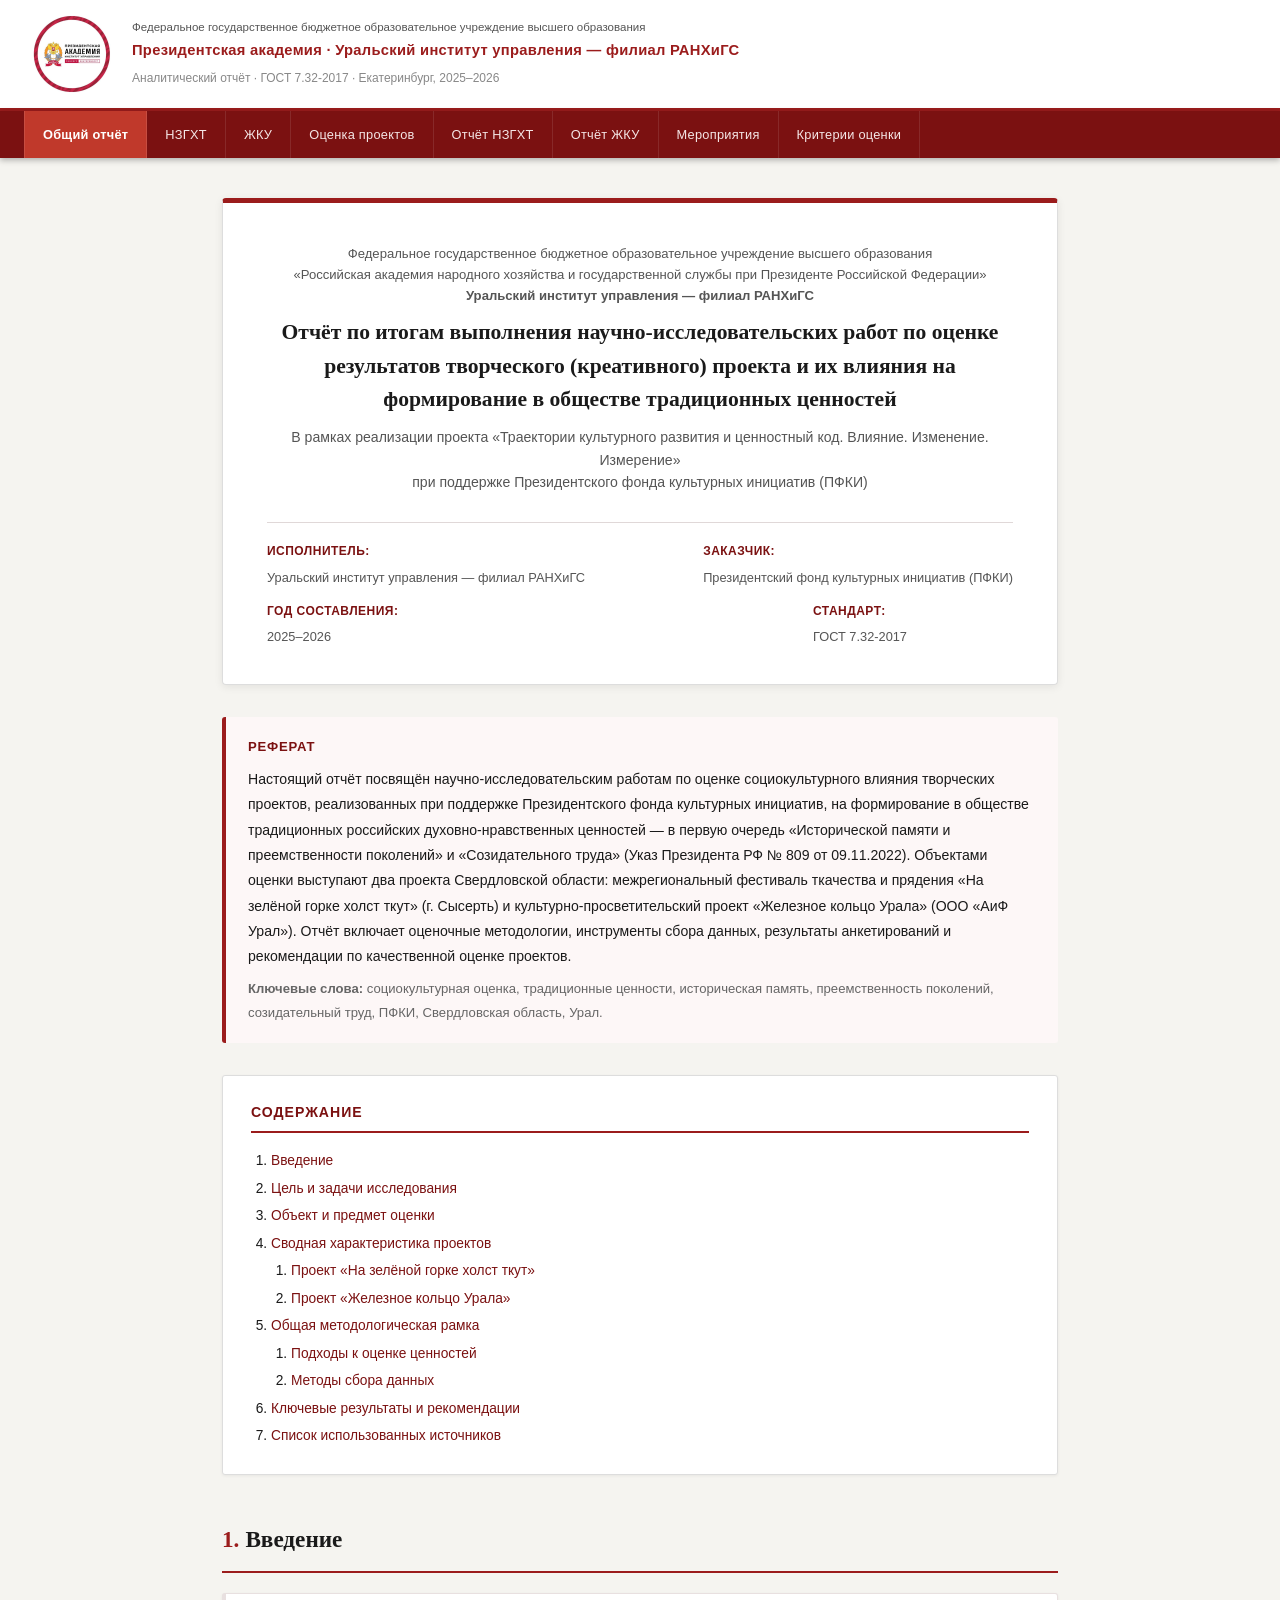
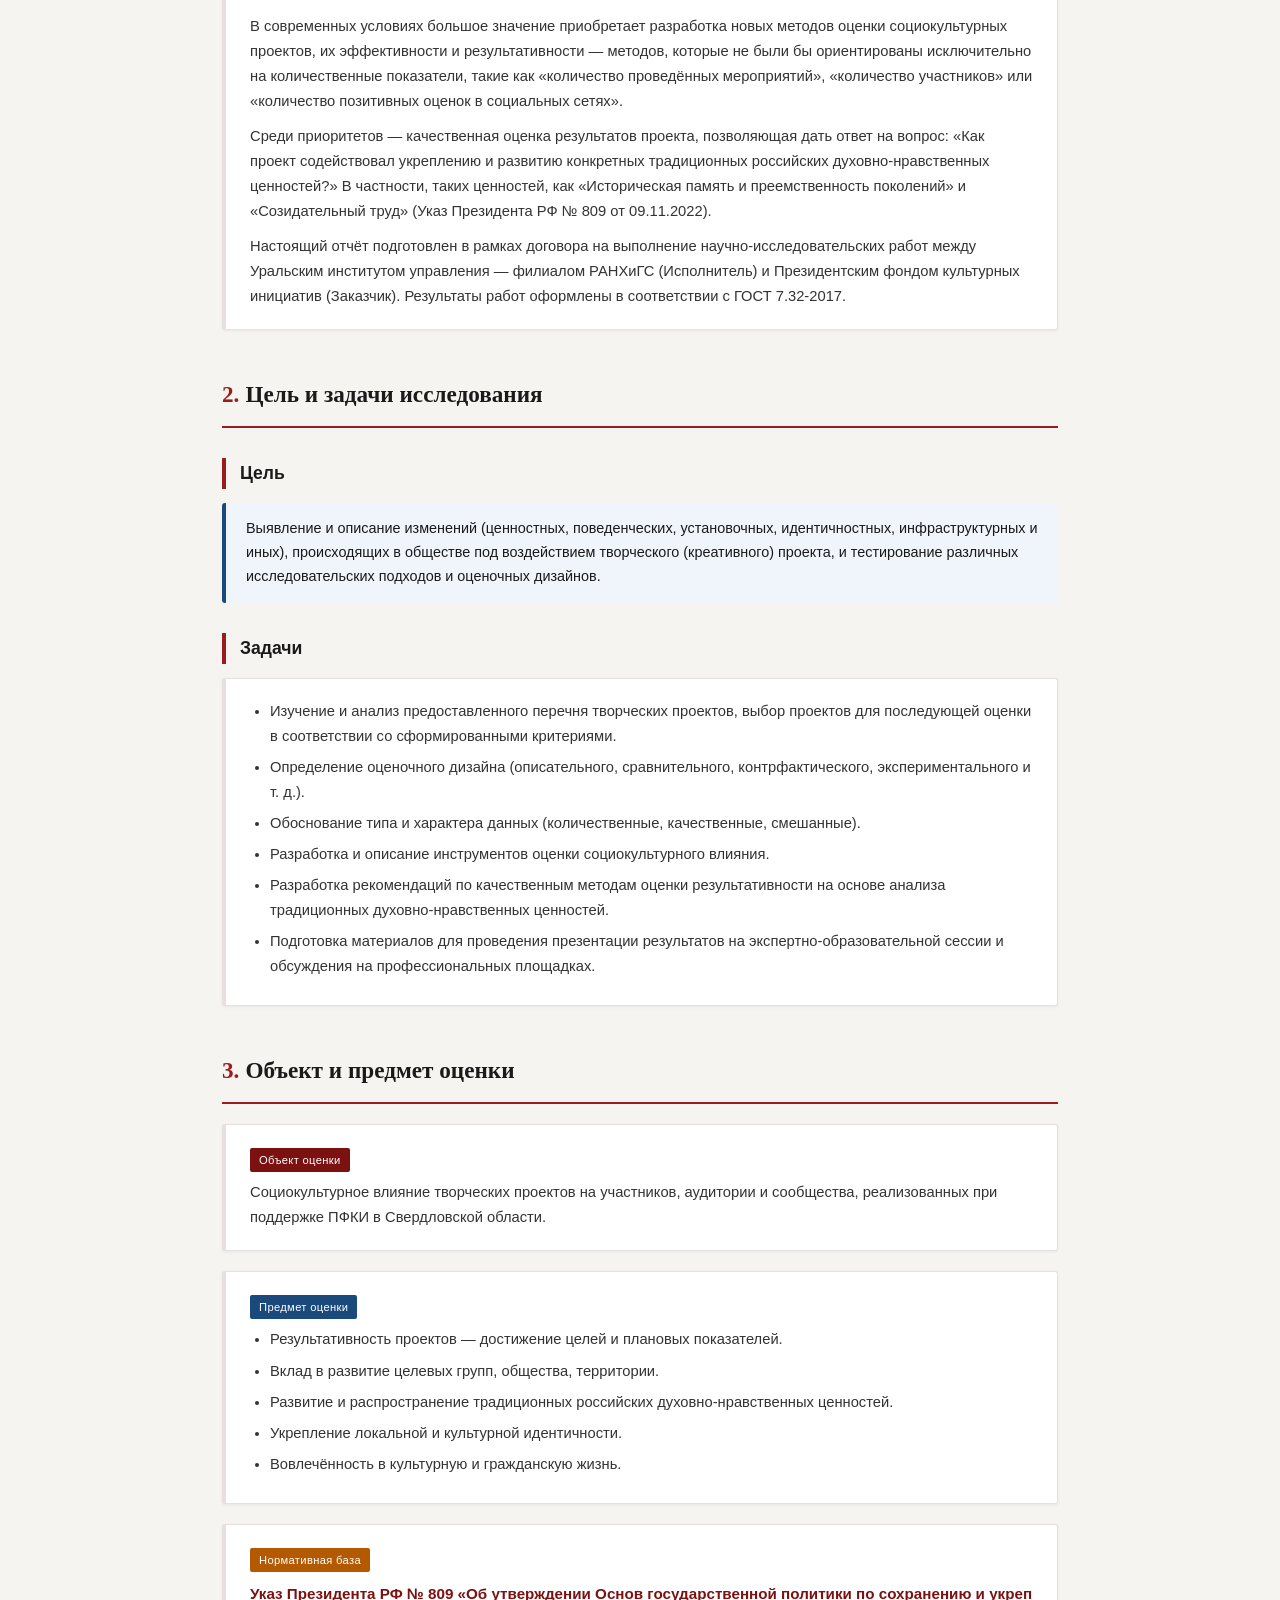
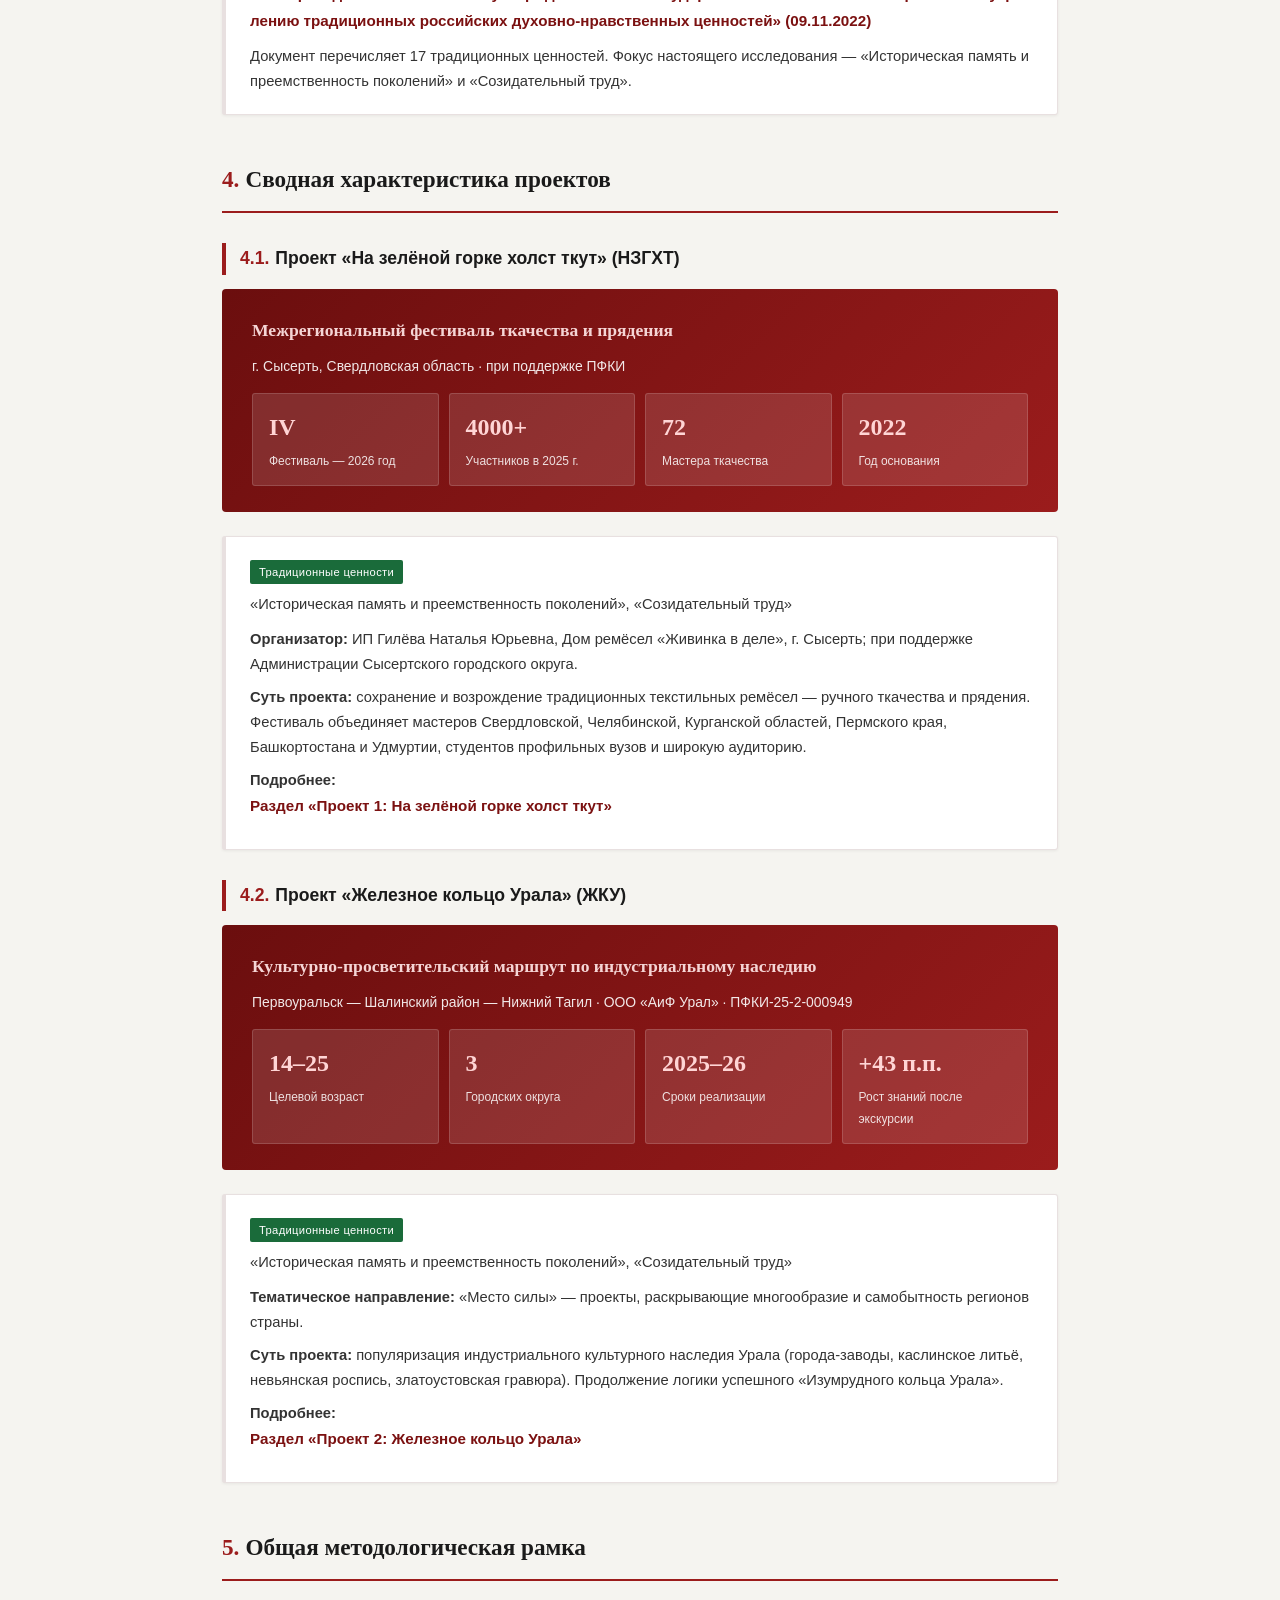
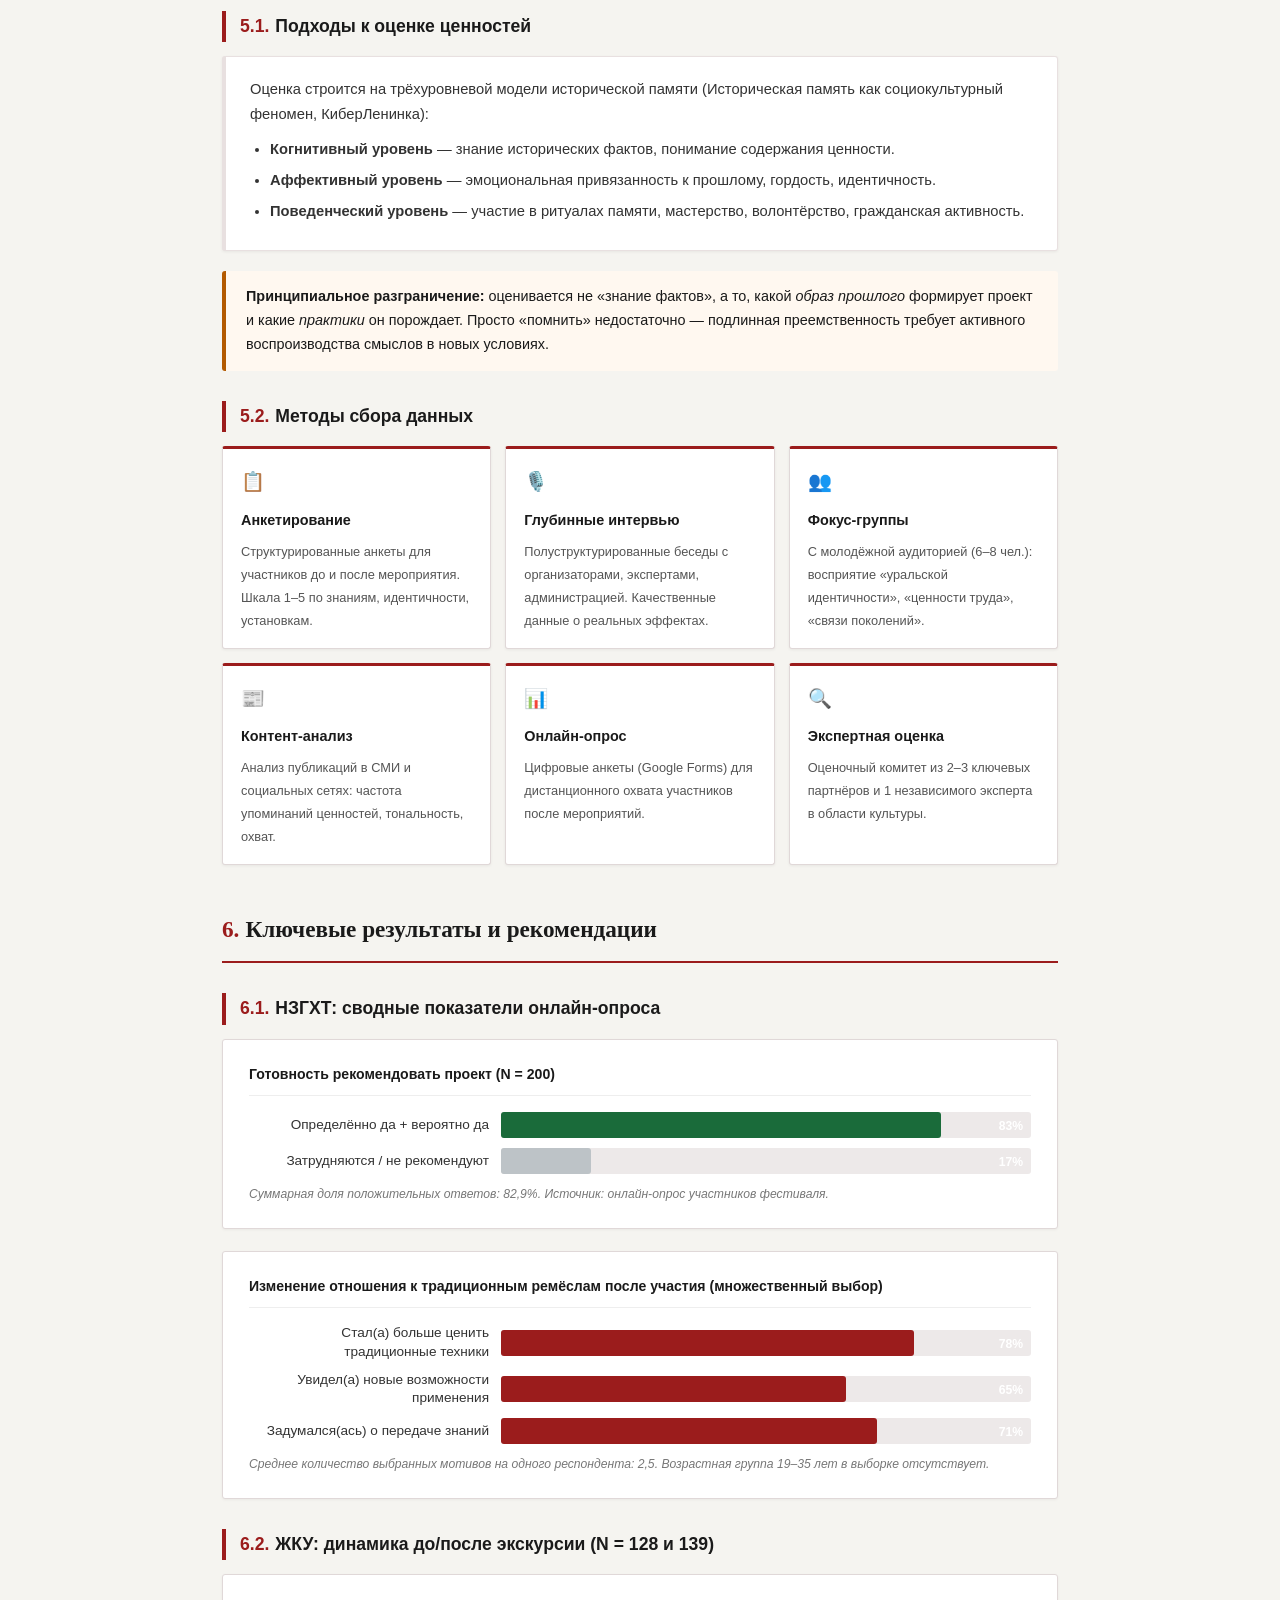
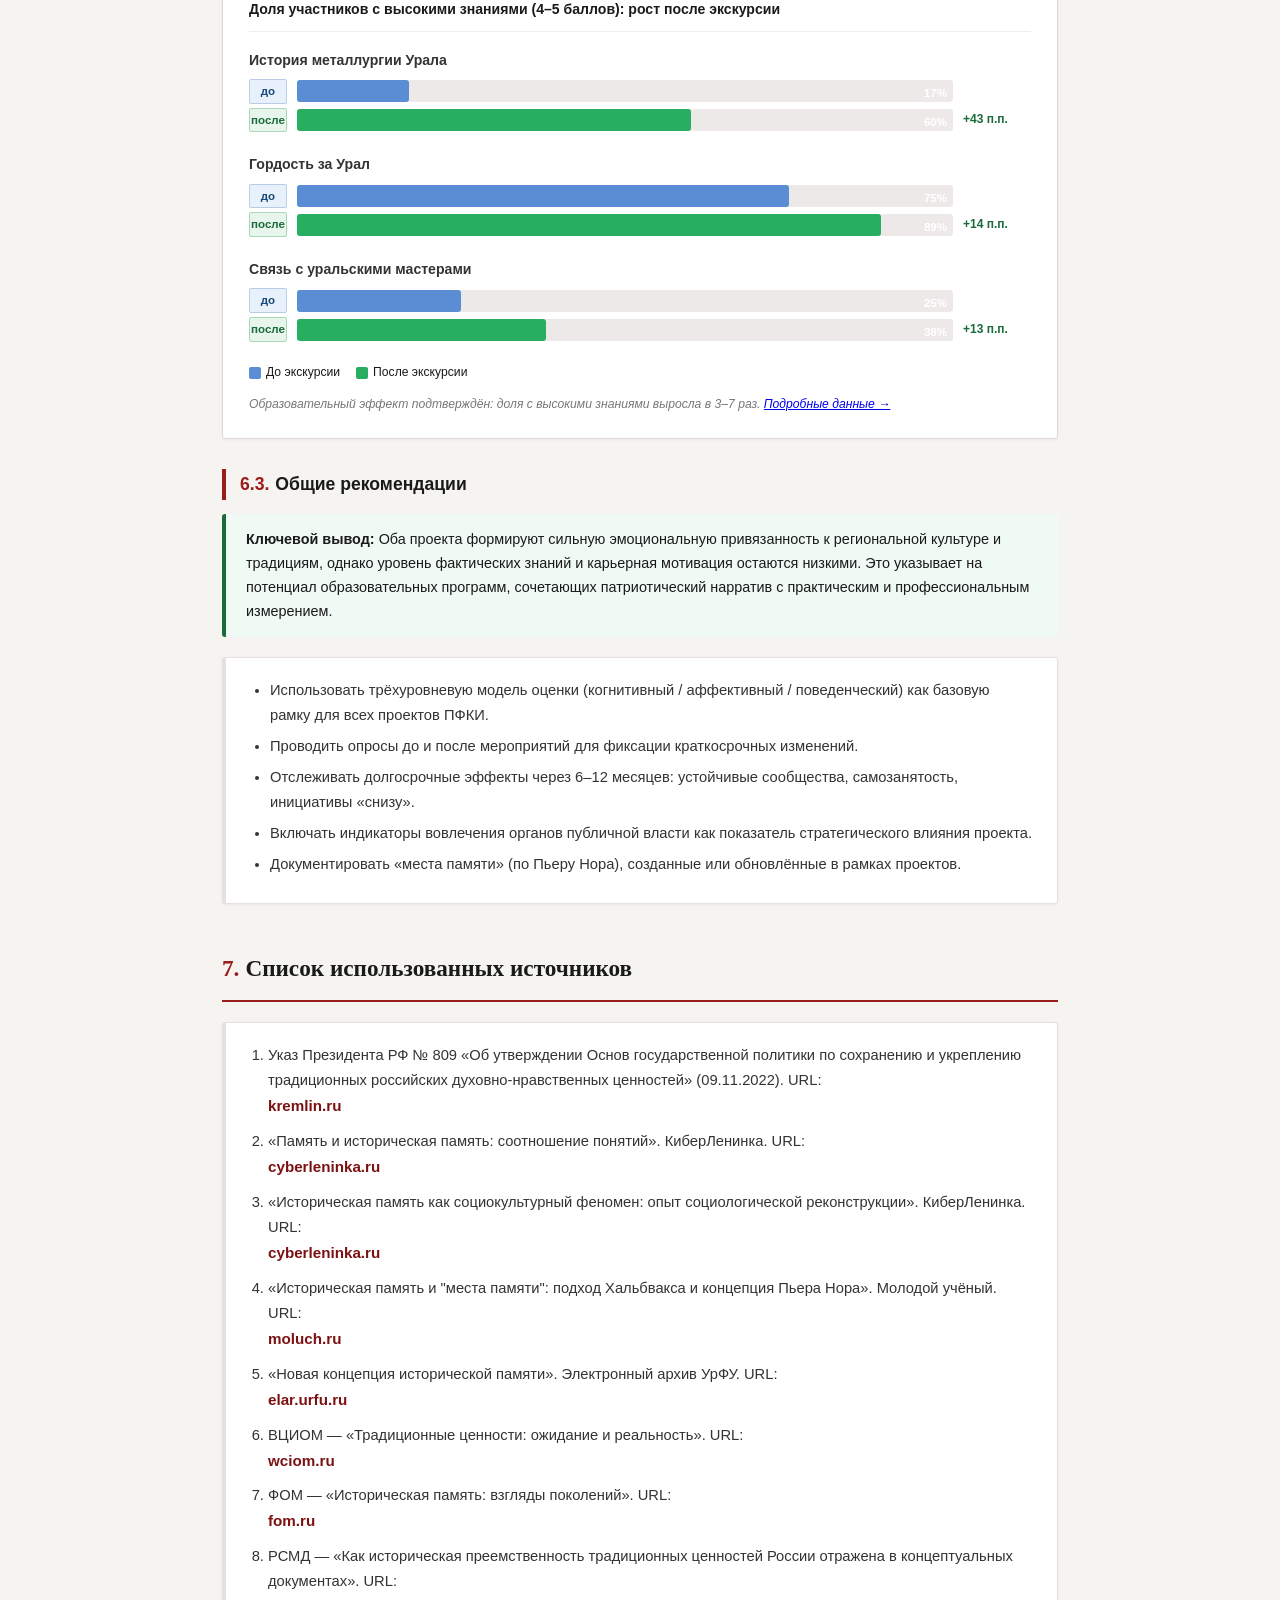
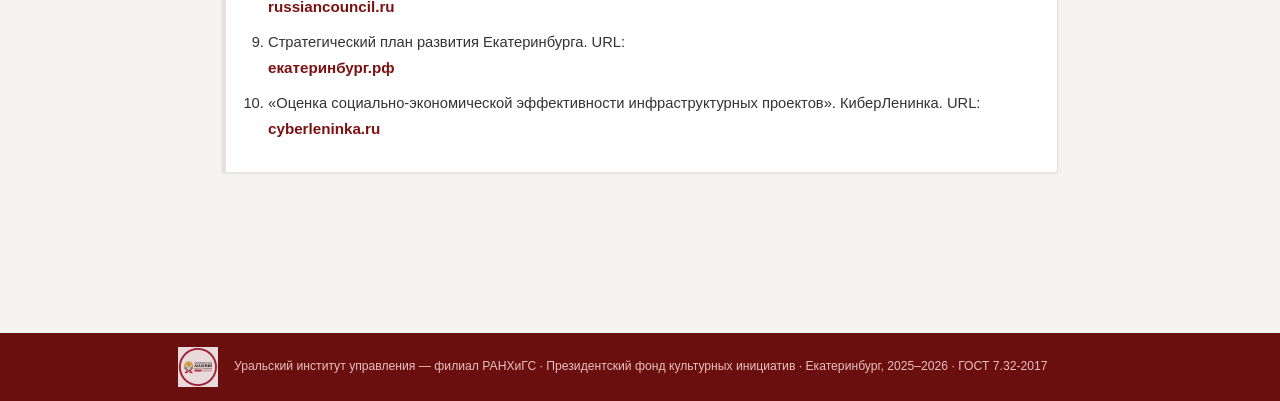
<file: index.html>
<!DOCTYPE html>
<html lang="ru">
<head>
  <meta charset="UTF-8">
  <meta name="viewport" content="width=device-width, initial-scale=1.0">
  <title>Общий отчёт — Оценка социокультурных проектов</title>
  <link rel="stylesheet" href="style.css">
</head>
<body>
<div class="site-header">
  <img src="emblem.webp" alt="Эмблема РАНХиГС">
  <div class="site-header-text">
    <div class="org-line">Федеральное государственное бюджетное образовательное учреждение высшего образования</div>
    <div class="org-name">Президентская академия · Уральский институт управления — филиал РАНХиГС</div>
    <div class="doc-label">Аналитический отчёт · ГОСТ 7.32-2017 · Екатеринбург, 2025–2026</div>
  </div>
</div>
<nav>
  
  <a href="index.html" class="active">Общий отчёт</a>
  <a href="project1.html">НЗГХТ</a>
  <a href="project2.html">ЖКУ</a>
  <a href="ocenka.html">Оценка проектов</a>
  <a href="gost1.html">Отчёт НЗГХТ</a>
  <a href="gost2.html">Отчёт ЖКУ</a>
  <a href="events.html">Мероприятия</a>
  <a href="criteria.html">Критерии оценки</a>
</nav>

<div class="page">

  <!-- ТИТУЛЬНАЯ ЧАСТЬ -->
  <div class="title-page">
    <div class="org">Федеральное государственное бюджетное образовательное учреждение высшего образования<br>«Российская академия народного хозяйства и государственной службы при Президенте Российской Федерации»<br><strong>Уральский институт управления — филиал РАНХиГС</strong></div>

    <h1>Отчёт по итогам выполнения научно-исследовательских работ по оценке результатов творческого (креативного) проекта и их влияния на формирование в обществе традиционных ценностей</h1>
    <div class="subtitle">В рамках реализации проекта «Траектории культурного развития и ценностный код. Влияние. Изменение. Измерение»<br>при поддержке Президентского фонда культурных инициатив (ПФКИ)</div>
    <div class="title-meta">
      <div><strong>Исполнитель:</strong> Уральский институт управления — филиал РАНХиГС</div>
      <div><strong>Заказчик:</strong> Президентский фонд культурных инициатив (ПФКИ)</div>
      <div><strong>Год составления:</strong> 2025–2026</div>
      <div><strong>Стандарт:</strong> ГОСТ 7.32-2017</div>
    </div>
  </div>

  <!-- РЕФЕРАТ -->
  <div class="abstract">
    <h3>Реферат</h3>
    <p>Настоящий отчёт посвящён научно-исследовательским работам по оценке социокультурного влияния творческих проектов, реализованных при поддержке Президентского фонда культурных инициатив, на формирование в обществе традиционных российских духовно-нравственных ценностей — в первую очередь «Исторической памяти и преемственности поколений» и «Созидательного труда» (Указ Президента РФ № 809 от 09.11.2022). Объектами оценки выступают два проекта Свердловской области: межрегиональный фестиваль ткачества и прядения «На зелёной горке холст ткут» (г. Сысерть) и культурно-просветительский проект «Железное кольцо Урала» (ООО «АиФ Урал»). Отчёт включает оценочные методологии, инструменты сбора данных, результаты анкетирований и рекомендации по качественной оценке проектов.</p>
    <p style="margin-top:8px;font-size:.82rem;color:#666"><strong>Ключевые слова:</strong> социокультурная оценка, традиционные ценности, историческая память, преемственность поколений, созидательный труд, ПФКИ, Свердловская область, Урал.</p>
  </div>

  <!-- СОДЕРЖАНИЕ -->
  <div class="toc" id="toc">
    <h2>Содержание</h2>
    <ol>
      <li><a href="#intro">Введение</a></li>
      <li><a href="#zadachi">Цель и задачи исследования</a></li>
      <li><a href="#obekt">Объект и предмет оценки</a></li>
      <li><a href="#projects">Сводная характеристика проектов</a>
        <ol>
          <li><a href="#p1">Проект «На зелёной горке холст ткут»</a></li>
          <li><a href="#p2">Проект «Железное кольцо Урала»</a></li>
        </ol>
      </li>
      <li><a href="#methodology">Общая методологическая рамка</a>
        <ol>
          <li><a href="#m1">Подходы к оценке ценностей</a></li>
          <li><a href="#m2">Методы сбора данных</a></li>
        </ol>
      </li>
      <li><a href="#results">Ключевые результаты и рекомендации</a></li>
      <li><a href="#refs">Список использованных источников</a></li>
    </ol>
  </div>

  <!-- 1. ВВЕДЕНИЕ -->
  <h1 class="sec" id="intro"><span class="num-label">1.</span>Введение</h1>
  <div class="card">
    <p>В современных условиях большое значение приобретает разработка новых методов оценки социокультурных проектов, их эффективности и результативности — методов, которые не были бы ориентированы исключительно на количественные показатели, такие как «количество проведённых мероприятий», «количество участников» или «количество позитивных оценок в социальных сетях».</p>
    <p style="margin-top:10px">Среди приоритетов — качественная оценка результатов проекта, позволяющая дать ответ на вопрос: «Как проект содействовал укреплению и развитию конкретных традиционных российских духовно-нравственных ценностей?» В частности, таких ценностей, как «Историческая память и преемственность поколений» и «Созидательный труд» (Указ Президента РФ № 809 от 09.11.2022).</p>
    <p style="margin-top:10px">Настоящий отчёт подготовлен в рамках договора на выполнение научно-исследовательских работ между Уральским институтом управления — филиалом РАНХиГС (Исполнитель) и Президентским фондом культурных инициатив (Заказчик). Результаты работ оформлены в соответствии с ГОСТ 7.32-2017.</p>
  </div>

  <!-- 2. ЦЕЛЬ И ЗАДАЧИ -->
  <h1 class="sec" id="zadachi"><span class="num-label">2.</span>Цель и задачи исследования</h1>

  <h2 class="sec">Цель</h2>
  <div class="info">
    Выявление и описание изменений (ценностных, поведенческих, установочных, идентичностных, инфраструктурных и иных), происходящих в обществе под воздействием творческого (креативного) проекта, и тестирование различных исследовательских подходов и оценочных дизайнов.
  </div>

  <h2 class="sec">Задачи</h2>
  <div class="card">
    <ul>
      <li>Изучение и анализ предоставленного перечня творческих проектов, выбор проектов для последующей оценки в соответствии со сформированными критериями.</li>
      <li>Определение оценочного дизайна (описательного, сравнительного, контрфактического, экспериментального и т. д.).</li>
      <li>Обоснование типа и характера данных (количественные, качественные, смешанные).</li>
      <li>Разработка и описание инструментов оценки социокультурного влияния.</li>
      <li>Разработка рекомендаций по качественным методам оценки результативности на основе анализа традиционных духовно-нравственных ценностей.</li>
      <li>Подготовка материалов для проведения презентации результатов на экспертно-образовательной сессии и обсуждения на профессиональных площадках.</li>
    </ul>
  </div>

  <!-- 3. ОБЪЕКТ И ПРЕДМЕТ -->
  <h1 class="sec" id="obekt"><span class="num-label">3.</span>Объект и предмет оценки</h1>
  <div class="card">
    <span class="badge">Объект оценки</span>
    <p>Социокультурное влияние творческих проектов на участников, аудитории и сообщества, реализованных при поддержке ПФКИ в Свердловской области.</p>
  </div>
  <div class="card">
    <span class="badge blue">Предмет оценки</span>
    <ul>
      <li>Результативность проектов — достижение целей и плановых показателей.</li>
      <li>Вклад в развитие целевых групп, общества, территории.</li>
      <li>Развитие и распространение традиционных российских духовно-нравственных ценностей.</li>
      <li>Укрепление локальной и культурной идентичности.</li>
      <li>Вовлечённость в культурную и гражданскую жизнь.</li>
    </ul>
  </div>
  <div class="card">
    <span class="badge orange">Нормативная база</span>
    <a href="https://kremlin.ru/acts/bank/48502" target="_blank">Указ Президента РФ № 809 «Об утверждении Основ государственной политики по сохранению и укреплению традиционных российских духовно-нравственных ценностей» (09.11.2022)</a>
    <p>Документ перечисляет 17 традиционных ценностей. Фокус настоящего исследования — «Историческая память и преемственность поколений» и «Созидательный труд».</p>
  </div>

  <!-- 4. СВОДНАЯ ХАРАКТЕРИСТИКА -->
  <h1 class="sec" id="projects"><span class="num-label">4.</span>Сводная характеристика проектов</h1>

  <h2 class="sec" id="p1"><span class="num-label">4.1.</span>Проект «На зелёной горке холст ткут» (НЗГХТ)</h2>
  <div class="hero">
    <h2>Межрегиональный фестиваль ткачества и прядения</h2>
    <p>г. Сысерть, Свердловская область · при поддержке ПФКИ</p>
    <div class="hero-grid">
      <div class="hero-stat"><div class="num">IV</div><div class="lbl">Фестиваль — 2026 год</div></div>
      <div class="hero-stat"><div class="num">4000+</div><div class="lbl">Участников в 2025 г.</div></div>
      <div class="hero-stat"><div class="num">72</div><div class="lbl">Мастера ткачества</div></div>
      <div class="hero-stat"><div class="num">2022</div><div class="lbl">Год основания</div></div>
    </div>
  </div>
  <div class="card">
    <span class="badge green">Традиционные ценности</span>
    <p>«Историческая память и преемственность поколений», «Созидательный труд»</p>
    <p style="margin-top:10px"><strong>Организатор:</strong> ИП Гилёва Наталья Юрьевна, Дом ремёсел «Живинка в деле», г. Сысерть; при поддержке Администрации Сысертского городского округа.</p>
    <p style="margin-top:8px"><strong>Суть проекта:</strong> сохранение и возрождение традиционных текстильных ремёсел — ручного ткачества и прядения. Фестиваль объединяет мастеров Свердловской, Челябинской, Курганской областей, Пермского края, Башкортостана и Удмуртии, студентов профильных вузов и широкую аудиторию.</p>
    <p style="margin-top:8px"><strong>Подробнее:</strong> <a href="project1.html">Раздел «Проект 1: На зелёной горке холст ткут»</a></p>
  </div>

  <h2 class="sec" id="p2"><span class="num-label">4.2.</span>Проект «Железное кольцо Урала» (ЖКУ)</h2>
  <div class="hero">
    <h2>Культурно-просветительский маршрут по индустриальному наследию</h2>
    <p>Первоуральск — Шалинский район — Нижний Тагил · ООО «АиФ Урал» · ПФКИ-25-2-000949</p>
    <div class="hero-grid">
      <div class="hero-stat"><div class="num">14–25</div><div class="lbl">Целевой возраст</div></div>
      <div class="hero-stat"><div class="num">3</div><div class="lbl">Городских округа</div></div>
      <div class="hero-stat"><div class="num">2025–26</div><div class="lbl">Сроки реализации</div></div>
      <div class="hero-stat"><div class="num">+43 п.п.</div><div class="lbl">Рост знаний после экскурсии</div></div>
    </div>
  </div>
  <div class="card">
    <span class="badge green">Традиционные ценности</span>
    <p>«Историческая память и преемственность поколений», «Созидательный труд»</p>
    <p style="margin-top:10px"><strong>Тематическое направление:</strong> «Место силы» — проекты, раскрывающие многообразие и самобытность регионов страны.</p>
    <p style="margin-top:8px"><strong>Суть проекта:</strong> популяризация индустриального культурного наследия Урала (города-заводы, каслинское литьё, невьянская роспись, златоустовская гравюра). Продолжение логики успешного «Изумрудного кольца Урала».</p>
    <p style="margin-top:8px"><strong>Подробнее:</strong> <a href="project2.html">Раздел «Проект 2: Железное кольцо Урала»</a></p>
  </div>

  <!-- 5. МЕТОДОЛОГИЧЕСКАЯ РАМКА -->
  <h1 class="sec" id="methodology"><span class="num-label">5.</span>Общая методологическая рамка</h1>

  <h2 class="sec" id="m1"><span class="num-label">5.1.</span>Подходы к оценке ценностей</h2>
  <div class="card">
    <p>Оценка строится на трёхуровневой модели исторической памяти (Историческая память как социокультурный феномен, КиберЛенинка):</p>
    <ul style="margin-top:10px">
      <li><strong>Когнитивный уровень</strong> — знание исторических фактов, понимание содержания ценности.</li>
      <li><strong>Аффективный уровень</strong> — эмоциональная привязанность к прошлому, гордость, идентичность.</li>
      <li><strong>Поведенческий уровень</strong> — участие в ритуалах памяти, мастерство, волонтёрство, гражданская активность.</li>
    </ul>
  </div>
  <div class="warn">
    <strong>Принципиальное разграничение:</strong> оценивается не «знание фактов», а то, какой <em>образ прошлого</em> формирует проект и какие <em>практики</em> он порождает. Просто «помнить» недостаточно — подлинная преемственность требует активного воспроизводства смыслов в новых условиях.
  </div>

  <h2 class="sec" id="m2"><span class="num-label">5.2.</span>Методы сбора данных</h2>
  <div class="methods-grid">
    <div class="method-card">
      <div class="icon">📋</div>
      <h4>Анкетирование</h4>
      <p>Структурированные анкеты для участников до и после мероприятия. Шкала 1–5 по знаниям, идентичности, установкам.</p>
    </div>
    <div class="method-card">
      <div class="icon">🎙️</div>
      <h4>Глубинные интервью</h4>
      <p>Полуструктурированные беседы с организаторами, экспертами, администрацией. Качественные данные о реальных эффектах.</p>
    </div>
    <div class="method-card">
      <div class="icon">👥</div>
      <h4>Фокус-группы</h4>
      <p>С молодёжной аудиторией (6–8 чел.): восприятие «уральской идентичности», «ценности труда», «связи поколений».</p>
    </div>
    <div class="method-card">
      <div class="icon">📰</div>
      <h4>Контент-анализ</h4>
      <p>Анализ публикаций в СМИ и социальных сетях: частота упоминаний ценностей, тональность, охват.</p>
    </div>
    <div class="method-card">
      <div class="icon">📊</div>
      <h4>Онлайн-опрос</h4>
      <p>Цифровые анкеты (Google Forms) для дистанционного охвата участников после мероприятий.</p>
    </div>
    <div class="method-card">
      <div class="icon">🔍</div>
      <h4>Экспертная оценка</h4>
      <p>Оценочный комитет из 2–3 ключевых партнёров и 1 независимого эксперта в области культуры.</p>
    </div>
  </div>

  <!-- 6. РЕЗУЛЬТАТЫ -->
  <h1 class="sec" id="results"><span class="num-label">6.</span>Ключевые результаты и рекомендации</h1>

  <h2 class="sec"><span class="num-label">6.1.</span>НЗГХТ: сводные показатели онлайн-опроса</h2>
  <div class="chart-section">
    <h4>Готовность рекомендовать проект (N = 200)</h4>
    <div class="bar-row">
      <div class="bar-label">Определённо да + вероятно да</div>
      <div class="bar-track"><div class="bar-fill green" style="width:83%"><span class="bar-val">83%</span></div></div>
    </div>
    <div class="bar-row">
      <div class="bar-label">Затрудняются / не рекомендуют</div>
      <div class="bar-track"><div class="bar-fill" style="width:17%;background:#bdc3c7"><span class="bar-val">17%</span></div></div>
    </div>
    <div class="chart-note">Суммарная доля положительных ответов: 82,9%. Источник: онлайн-опрос участников фестиваля.</div>
  </div>
  <div class="chart-section">
    <h4>Изменение отношения к традиционным ремёслам после участия (множественный выбор)</h4>
    <div class="bar-row"><div class="bar-label">Стал(а) больше ценить традиционные техники</div><div class="bar-track"><div class="bar-fill" style="width:78%"><span class="bar-val">78%</span></div></div></div>
    <div class="bar-row"><div class="bar-label">Увидел(а) новые возможности применения</div><div class="bar-track"><div class="bar-fill" style="width:65%"><span class="bar-val">65%</span></div></div></div>
    <div class="bar-row"><div class="bar-label">Задумался(ась) о передаче знаний</div><div class="bar-track"><div class="bar-fill" style="width:71%"><span class="bar-val">71%</span></div></div></div>
    <div class="chart-note">Среднее количество выбранных мотивов на одного респондента: 2,5. Возрастная группа 19–35 лет в выборке отсутствует.</div>
  </div>

  <h2 class="sec"><span class="num-label">6.2.</span>ЖКУ: динамика до/после экскурсии (N = 128 и 139)</h2>
  <div class="chart-section">
    <h4>Доля участников с высокими знаниями (4–5 баллов): рост после экскурсии</h4>
    <div class="ba-group">
      <div class="ba-label">История металлургии Урала</div>
      <div class="ba-row"><span class="ba-tag bef">до</span><div class="ba-track"><div class="ba-fill bef" style="width:17%"><span class="ba-val">17%</span></div></div><span class="ba-delta"></span></div>
      <div class="ba-row"><span class="ba-tag aft">после</span><div class="ba-track"><div class="ba-fill aft" style="width:60%"><span class="ba-val">60%</span></div></div><span class="ba-delta">+43 п.п.</span></div>
    </div>
    <div class="ba-group">
      <div class="ba-label">Гордость за Урал</div>
      <div class="ba-row"><span class="ba-tag bef">до</span><div class="ba-track"><div class="ba-fill bef" style="width:75%"><span class="ba-val">75%</span></div></div><span class="ba-delta"></span></div>
      <div class="ba-row"><span class="ba-tag aft">после</span><div class="ba-track"><div class="ba-fill aft" style="width:89%"><span class="ba-val">89%</span></div></div><span class="ba-delta">+14 п.п.</span></div>
    </div>
    <div class="ba-group">
      <div class="ba-label">Связь с уральскими мастерами</div>
      <div class="ba-row"><span class="ba-tag bef">до</span><div class="ba-track"><div class="ba-fill bef" style="width:25%"><span class="ba-val">25%</span></div></div><span class="ba-delta"></span></div>
      <div class="ba-row"><span class="ba-tag aft">после</span><div class="ba-track"><div class="ba-fill aft" style="width:38%"><span class="ba-val">38%</span></div></div><span class="ba-delta">+13 п.п.</span></div>
    </div>
    <div class="chart-legend">
      <div class="legend-item"><div class="legend-dot" style="background:#5b8dd4"></div>До экскурсии</div>
      <div class="legend-item"><div class="legend-dot" style="background:#27ae60"></div>После экскурсии</div>
    </div>
    <div class="chart-note">Образовательный эффект подтверждён: доля с высокими знаниями выросла в 3–7 раз. <a href="project2.html#p2-after">Подробные данные →</a></div>
  </div>

  <h2 class="sec"><span class="num-label">6.3.</span>Общие рекомендации</h2>
  <div class="success">
    <strong>Ключевой вывод:</strong> Оба проекта формируют сильную эмоциональную привязанность к региональной культуре и традициям, однако уровень фактических знаний и карьерная мотивация остаются низкими. Это указывает на потенциал образовательных программ, сочетающих патриотический нарратив с практическим и профессиональным измерением.
  </div>
  <div class="card">
    <ul>
      <li>Использовать трёхуровневую модель оценки (когнитивный / аффективный / поведенческий) как базовую рамку для всех проектов ПФКИ.</li>
      <li>Проводить опросы до и после мероприятий для фиксации краткосрочных изменений.</li>
      <li>Отслеживать долгосрочные эффекты через 6–12 месяцев: устойчивые сообщества, самозанятость, инициативы «снизу».</li>
      <li>Включать индикаторы вовлечения органов публичной власти как показатель стратегического влияния проекта.</li>
      <li>Документировать «места памяти» (по Пьеру Нора), созданные или обновлённые в рамках проектов.</li>
    </ul>
  </div>

  <!-- 7. ИСТОЧНИКИ -->
  <h1 class="sec" id="refs"><span class="num-label">7.</span>Список использованных источников</h1>
  <div class="card">
    <ol style="padding-left:18px;font-size:.88rem;line-height:2;font-family:Arial,sans-serif">
      <li>Указ Президента РФ № 809 «Об утверждении Основ государственной политики по сохранению и укреплению традиционных российских духовно-нравственных ценностей» (09.11.2022). URL: <a href="https://kremlin.ru/acts/bank/48502" target="_blank">kremlin.ru</a></li>
      <li>«Память и историческая память: соотношение понятий». КиберЛенинка. URL: <a href="https://cyberleninka.ru/article/n/pamyat-i-istoricheskaya-pamyat-sootnoshenie-ponyatiy" target="_blank">cyberleninka.ru</a></li>
      <li>«Историческая память как социокультурный феномен: опыт социологической реконструкции». КиберЛенинка. URL: <a href="https://cyberleninka.ru/article/n/istoricheskaya-pamyat-kak-sotsiokulturnyy-fenomen-opyt-sotsiologicheskoy-rekonstruktsii" target="_blank">cyberleninka.ru</a></li>
      <li>«Историческая память и "места памяти": подход Хальбвакса и концепция Пьера Нора». Молодой учёный. URL: <a href="https://moluch.ru/archive/428/94535" target="_blank">moluch.ru</a></li>
      <li>«Новая концепция исторической памяти». Электронный архив УрФУ. URL: <a href="https://elar.urfu.ru/bitstream/10995/42289/1/978-5-7996-1865-0_2016_27.pdf" target="_blank">elar.urfu.ru</a></li>
      <li>ВЦИОМ — «Традиционные ценности: ожидание и реальность». URL: <a href="https://wciom.ru/analytical-reviews/analiticheskii-obzor/tradicionnye-cennosti-ozhidanie-i-realnost" target="_blank">wciom.ru</a></li>
      <li>ФОМ — «Историческая память: взгляды поколений». URL: <a href="https://fom.ru/Proshloe/11041" target="_blank">fom.ru</a></li>
      <li>РСМД — «Как историческая преемственность традиционных ценностей России отражена в концептуальных документах». URL: <a href="https://russiancouncil.ru/blogs/laiamp/kak-istoricheskaya-preemstvennost-traditsionnykh-tsennostey-rossii-otr/" target="_blank">russiancouncil.ru</a></li>
      <li>Стратегический план развития Екатеринбурга. URL: <a href="https://екатеринбург.рф/официально/стратегия" target="_blank">екатеринбург.рф</a></li>
      <li>«Оценка социально-экономической эффективности инфраструктурных проектов». КиберЛенинка. URL: <a href="https://cyberleninka.ru/article/n/otsenka-sotsialno-ekonomicheskoy-effektivnosti-infrastrukturnyh-proektov" target="_blank">cyberleninka.ru</a></li>
    </ol>
  </div>

</div>
<footer>
  <div class="footer-inner">
    <img src="emblem.webp" alt="РАНХиГС">
    <div class="footer-text">Уральский институт управления — филиал РАНХиГС · Президентский фонд культурных инициатив · Екатеринбург, 2025–2026 · ГОСТ 7.32-2017</div>
  </div>
</footer>
</body>
</html>
</file>
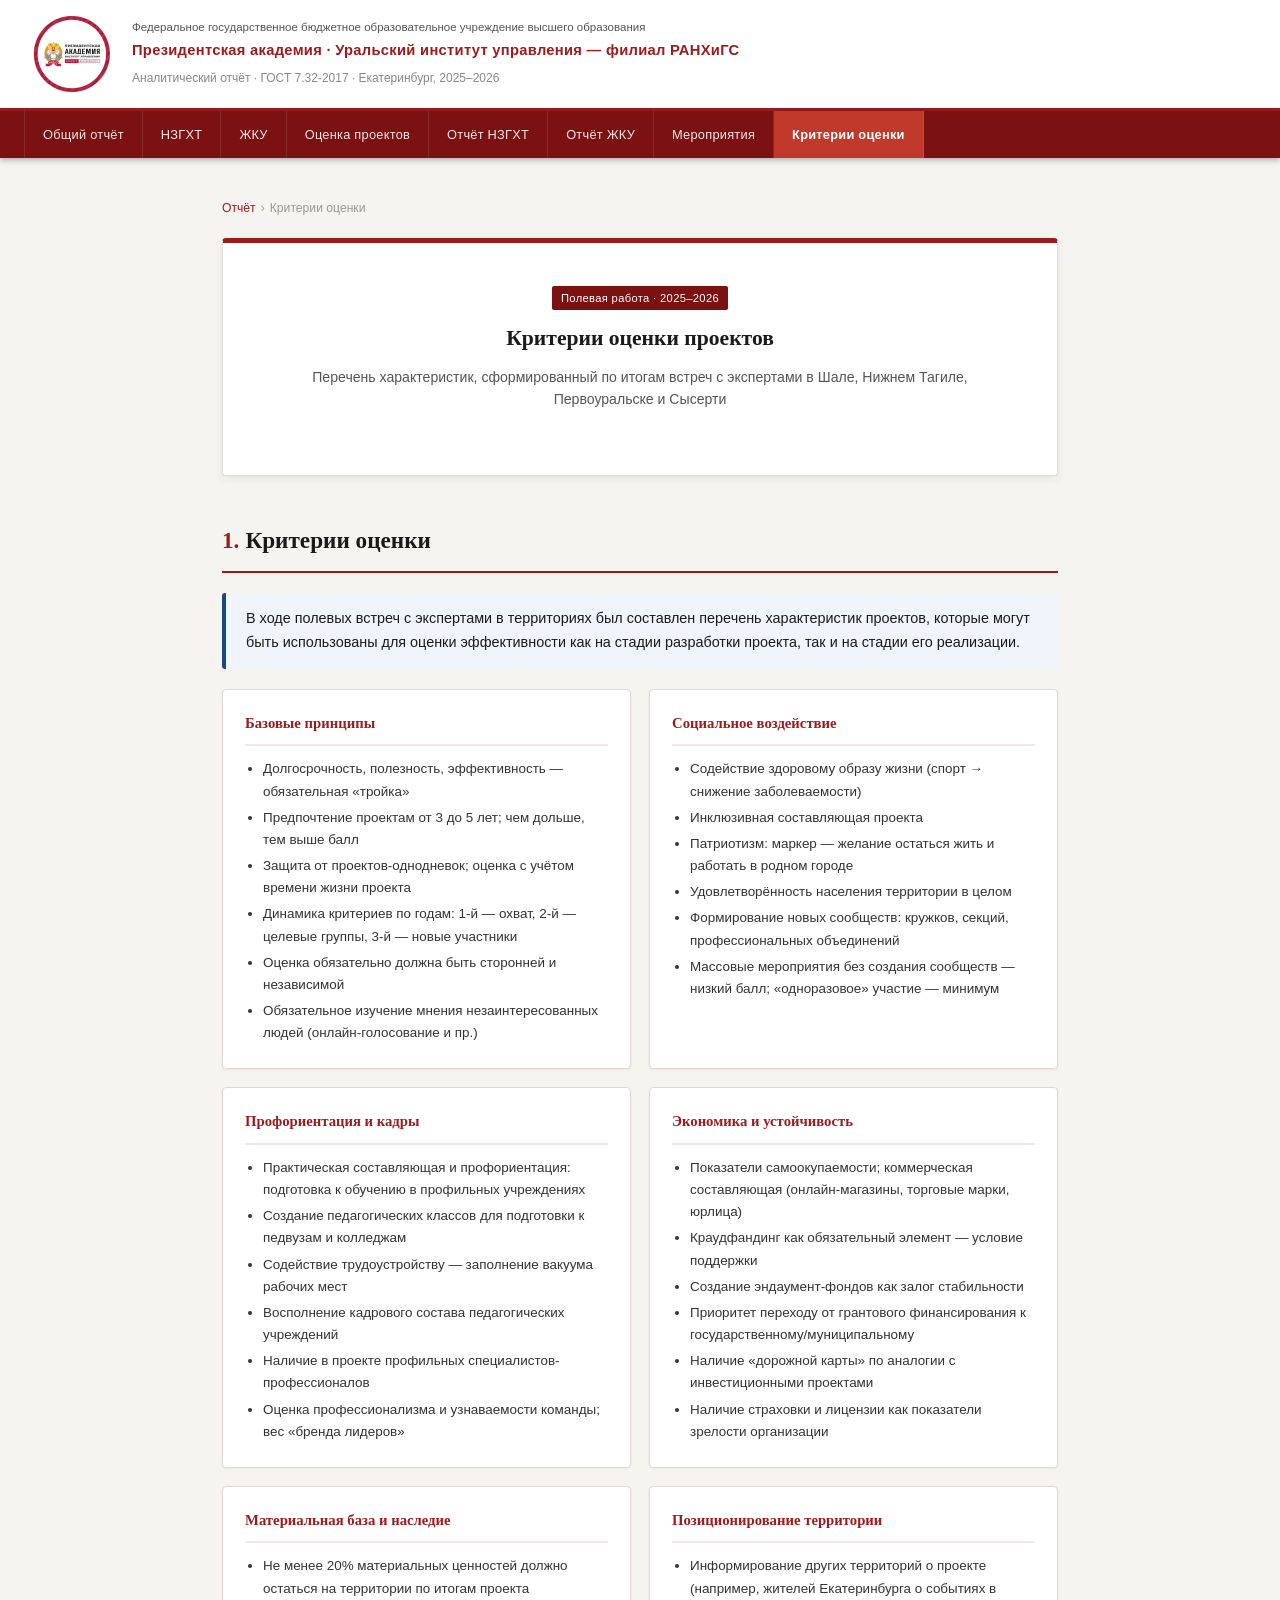
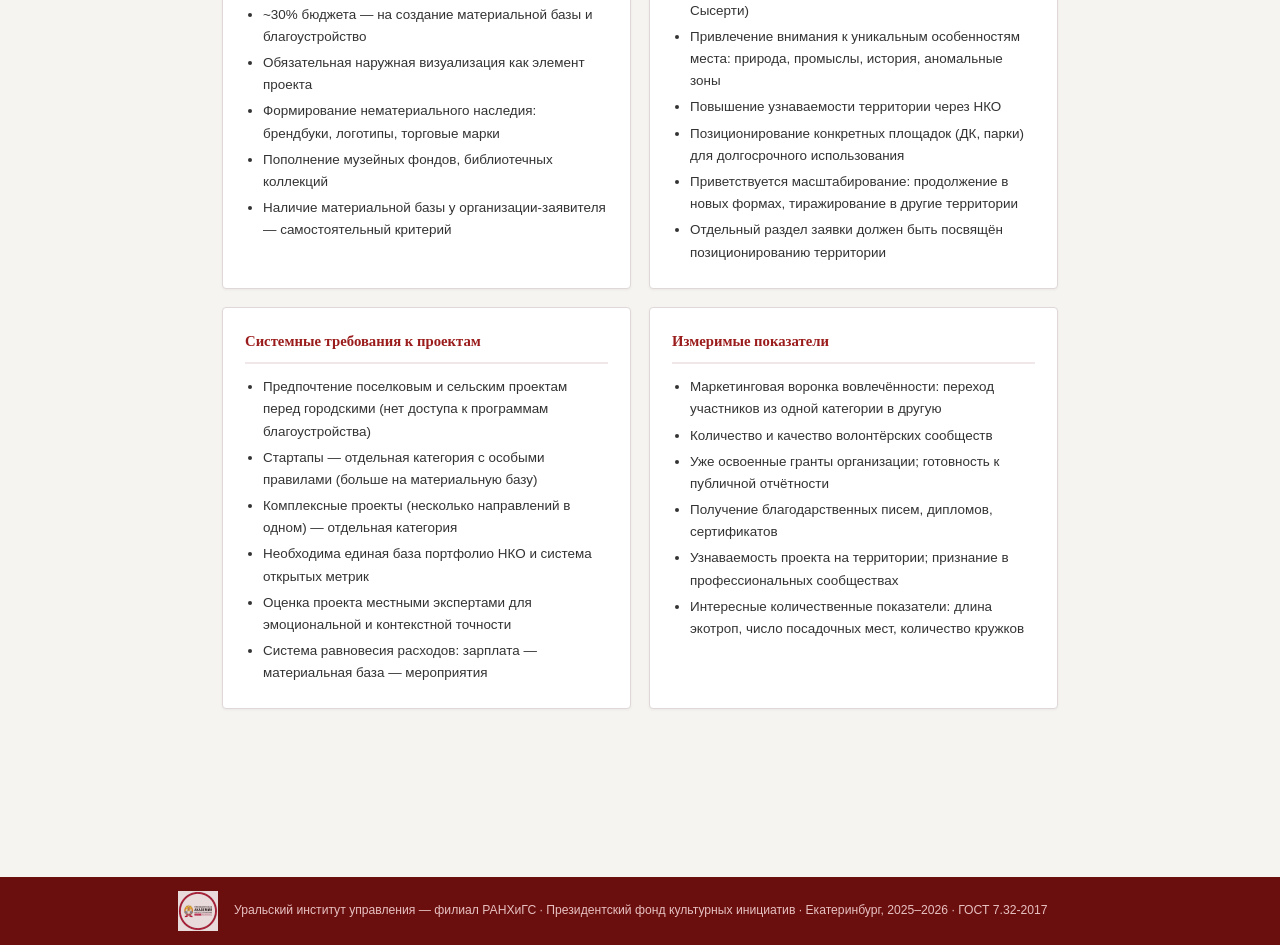
<file: criteria.html>
<!DOCTYPE html>
<html lang="ru">
<head>
  <meta charset="UTF-8">
  <meta name="viewport" content="width=device-width, initial-scale=1.0">
  <title>Критерии оценки — ПФКИ</title>
  <link rel="stylesheet" href="style.css">
  <style>
    .krit-grid{display:grid;grid-template-columns:repeat(2,1fr);gap:18px;margin:20px 0 28px}
    .krit-card{background:#fff;border:1px solid #e0d8d8;border-radius:4px;padding:20px 22px;box-shadow:0 1px 3px rgba(0,0,0,.05)}
    .krit-card-title{font-size:.92rem;font-weight:700;color:#9b1c1c;font-family:'Times New Roman',serif;margin-bottom:12px;padding-bottom:8px;border-bottom:2px solid #f0e8e8}
    .krit-card ul{margin:0;padding-left:18px}
    .krit-card li{font-size:.84rem;color:#333;font-family:Arial,sans-serif;line-height:1.65;margin-bottom:4px}
    @media(max-width:680px){.krit-grid{grid-template-columns:1fr}}
  </style>
</head>
<body>
<div class="site-header">
  <img src="emblem.webp" alt="Эмблема РАНХиГС">
  <div class="site-header-text">
    <div class="org-line">Федеральное государственное бюджетное образовательное учреждение высшего образования</div>
    <div class="org-name">Президентская академия · Уральский институт управления — филиал РАНХиГС</div>
    <div class="doc-label">Аналитический отчёт · ГОСТ 7.32-2017 · Екатеринбург, 2025–2026</div>
  </div>
</div>
<nav>
  
  <a href="index.html">Общий отчёт</a>
  <a href="project1.html">НЗГХТ</a>
  <a href="project2.html">ЖКУ</a>
  <a href="ocenka.html">Оценка проектов</a>
  <a href="gost1.html">Отчёт НЗГХТ</a>
  <a href="gost2.html">Отчёт ЖКУ</a>
  <a href="events.html">Мероприятия</a>
  <a href="criteria.html" class="active">Критерии оценки</a>
</nav>

<div class="page">
  <div class="breadcrumb"><a href="index.html">Отчёт</a><span>›</span>Критерии оценки</div>

  <div class="title-page">
    <span class="badge" style="margin-bottom:12px">Полевая работа · 2025–2026</span>
    <h1>Критерии оценки проектов</h1>
    <div class="subtitle">Перечень характеристик, сформированный по итогам встреч с экспертами в Шале, Нижнем Тагиле, Первоуральске и Сысерти</div>
  </div>

  <h1 class="sec"><span class="num-label">1.</span>Критерии оценки</h1>
  <div class="info">В ходе полевых встреч с экспертами в территориях был составлен перечень характеристик проектов, которые могут быть использованы для оценки эффективности как на стадии разработки проекта, так и на стадии его реализации.</div>

  <div class="krit-grid">

    <div class="krit-card">
      <div class="krit-card-title">Базовые принципы</div>
      <ul>
        <li>Долгосрочность, полезность, эффективность — обязательная «тройка»</li>
        <li>Предпочтение проектам от 3 до 5 лет; чем дольше, тем выше балл</li>
        <li>Защита от проектов-однодневок; оценка с учётом времени жизни проекта</li>
        <li>Динамика критериев по годам: 1-й — охват, 2-й — целевые группы, 3-й — новые участники</li>
        <li>Оценка обязательно должна быть сторонней и независимой</li>
        <li>Обязательное изучение мнения незаинтересованных людей (онлайн-голосование и пр.)</li>
      </ul>
    </div>

    <div class="krit-card">
      <div class="krit-card-title">Социальное воздействие</div>
      <ul>
        <li>Содействие здоровому образу жизни (спорт → снижение заболеваемости)</li>
        <li>Инклюзивная составляющая проекта</li>
        <li>Патриотизм: маркер — желание остаться жить и работать в родном городе</li>
        <li>Удовлетворённость населения территории в целом</li>
        <li>Формирование новых сообществ: кружков, секций, профессиональных объединений</li>
        <li>Массовые мероприятия без создания сообществ — низкий балл; «одноразовое» участие — минимум</li>
      </ul>
    </div>

    <div class="krit-card">
      <div class="krit-card-title">Профориентация и кадры</div>
      <ul>
        <li>Практическая составляющая и профориентация: подготовка к обучению в профильных учреждениях</li>
        <li>Создание педагогических классов для подготовки к педвузам и колледжам</li>
        <li>Содействие трудоустройству — заполнение вакуума рабочих мест</li>
        <li>Восполнение кадрового состава педагогических учреждений</li>
        <li>Наличие в проекте профильных специалистов-профессионалов</li>
        <li>Оценка профессионализма и узнаваемости команды; вес «бренда лидеров»</li>
      </ul>
    </div>

    <div class="krit-card">
      <div class="krit-card-title">Экономика и устойчивость</div>
      <ul>
        <li>Показатели самоокупаемости; коммерческая составляющая (онлайн-магазины, торговые марки, юрлица)</li>
        <li>Краудфандинг как обязательный элемент — условие поддержки</li>
        <li>Создание эндаумент-фондов как залог стабильности</li>
        <li>Приоритет переходу от грантового финансирования к государственному/муниципальному</li>
        <li>Наличие «дорожной карты» по аналогии с инвестиционными проектами</li>
        <li>Наличие страховки и лицензии как показатели зрелости организации</li>
      </ul>
    </div>

    <div class="krit-card">
      <div class="krit-card-title">Материальная база и наследие</div>
      <ul>
        <li>Не менее 20% материальных ценностей должно остаться на территории по итогам проекта</li>
        <li>~30% бюджета — на создание материальной базы и благоустройство</li>
        <li>Обязательная наружная визуализация как элемент проекта</li>
        <li>Формирование нематериального наследия: брендбуки, логотипы, торговые марки</li>
        <li>Пополнение музейных фондов, библиотечных коллекций</li>
        <li>Наличие материальной базы у организации-заявителя — самостоятельный критерий</li>
      </ul>
    </div>

    <div class="krit-card">
      <div class="krit-card-title">Позиционирование территории</div>
      <ul>
        <li>Информирование других территорий о проекте (например, жителей Екатеринбурга о событиях в Сысерти)</li>
        <li>Привлечение внимания к уникальным особенностям места: природа, промыслы, история, аномальные зоны</li>
        <li>Повышение узнаваемости территории через НКО</li>
        <li>Позиционирование конкретных площадок (ДК, парки) для долгосрочного использования</li>
        <li>Приветствуется масштабирование: продолжение в новых формах, тиражирование в другие территории</li>
        <li>Отдельный раздел заявки должен быть посвящён позиционированию территории</li>
      </ul>
    </div>

    <div class="krit-card">
      <div class="krit-card-title">Системные требования к проектам</div>
      <ul>
        <li>Предпочтение поселковым и сельским проектам перед городскими (нет доступа к программам благоустройства)</li>
        <li>Стартапы — отдельная категория с особыми правилами (больше на материальную базу)</li>
        <li>Комплексные проекты (несколько направлений в одном) — отдельная категория</li>
        <li>Необходима единая база портфолио НКО и система открытых метрик</li>
        <li>Оценка проекта местными экспертами для эмоциональной и контекстной точности</li>
        <li>Система равновесия расходов: зарплата — материальная база — мероприятия</li>
      </ul>
    </div>

    <div class="krit-card">
      <div class="krit-card-title">Измеримые показатели</div>
      <ul>
        <li>Маркетинговая воронка вовлечённости: переход участников из одной категории в другую</li>
        <li>Количество и качество волонтёрских сообществ</li>
        <li>Уже освоенные гранты организации; готовность к публичной отчётности</li>
        <li>Получение благодарственных писем, дипломов, сертификатов</li>
        <li>Узнаваемость проекта на территории; признание в профессиональных сообществах</li>
        <li>Интересные количественные показатели: длина экотроп, число посадочных мест, количество кружков</li>
      </ul>
    </div>

  </div>

</div>
<footer>
  <div class="footer-inner">
    <img src="emblem.webp" alt="">
    <div class="footer-text">Уральский институт управления — филиал РАНХиГС · Президентский фонд культурных инициатив · Екатеринбург, 2025–2026 · ГОСТ 7.32-2017</div>
  </div>
</footer>
</body>
</html>
</file>
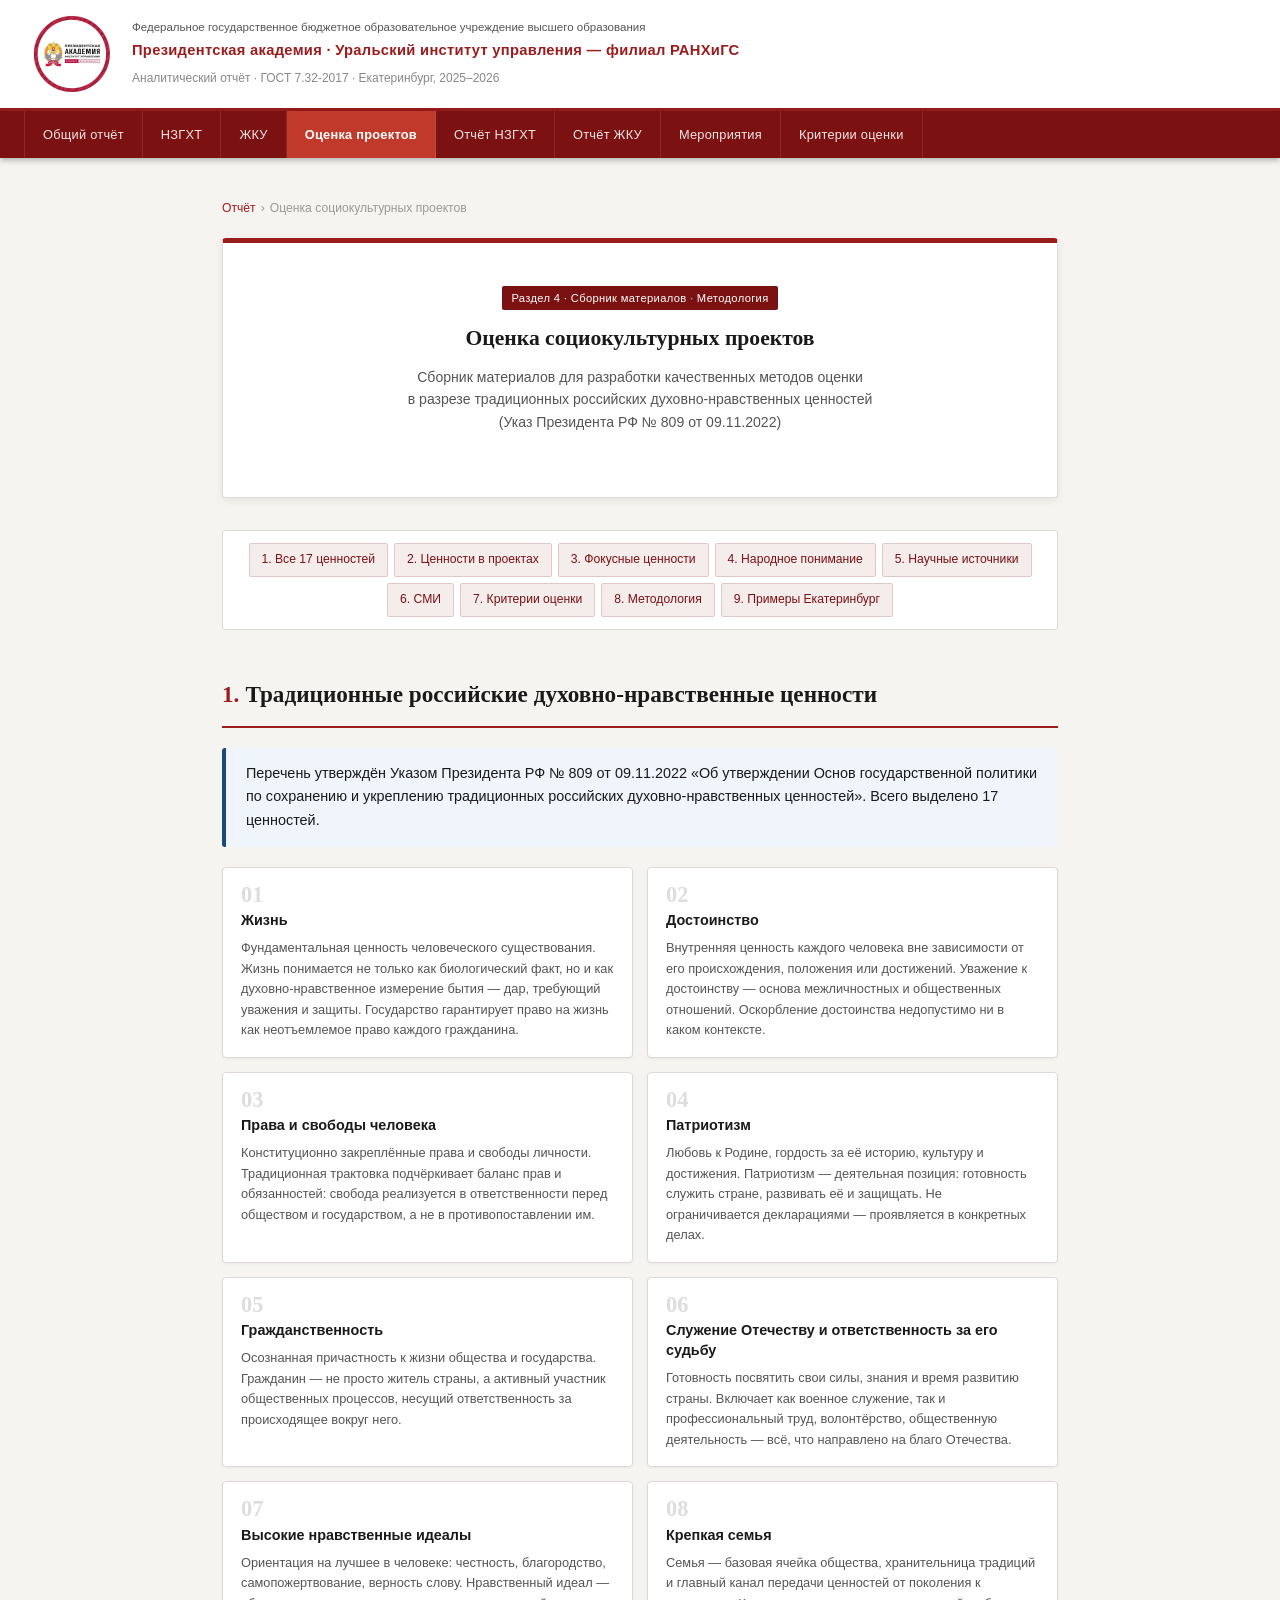
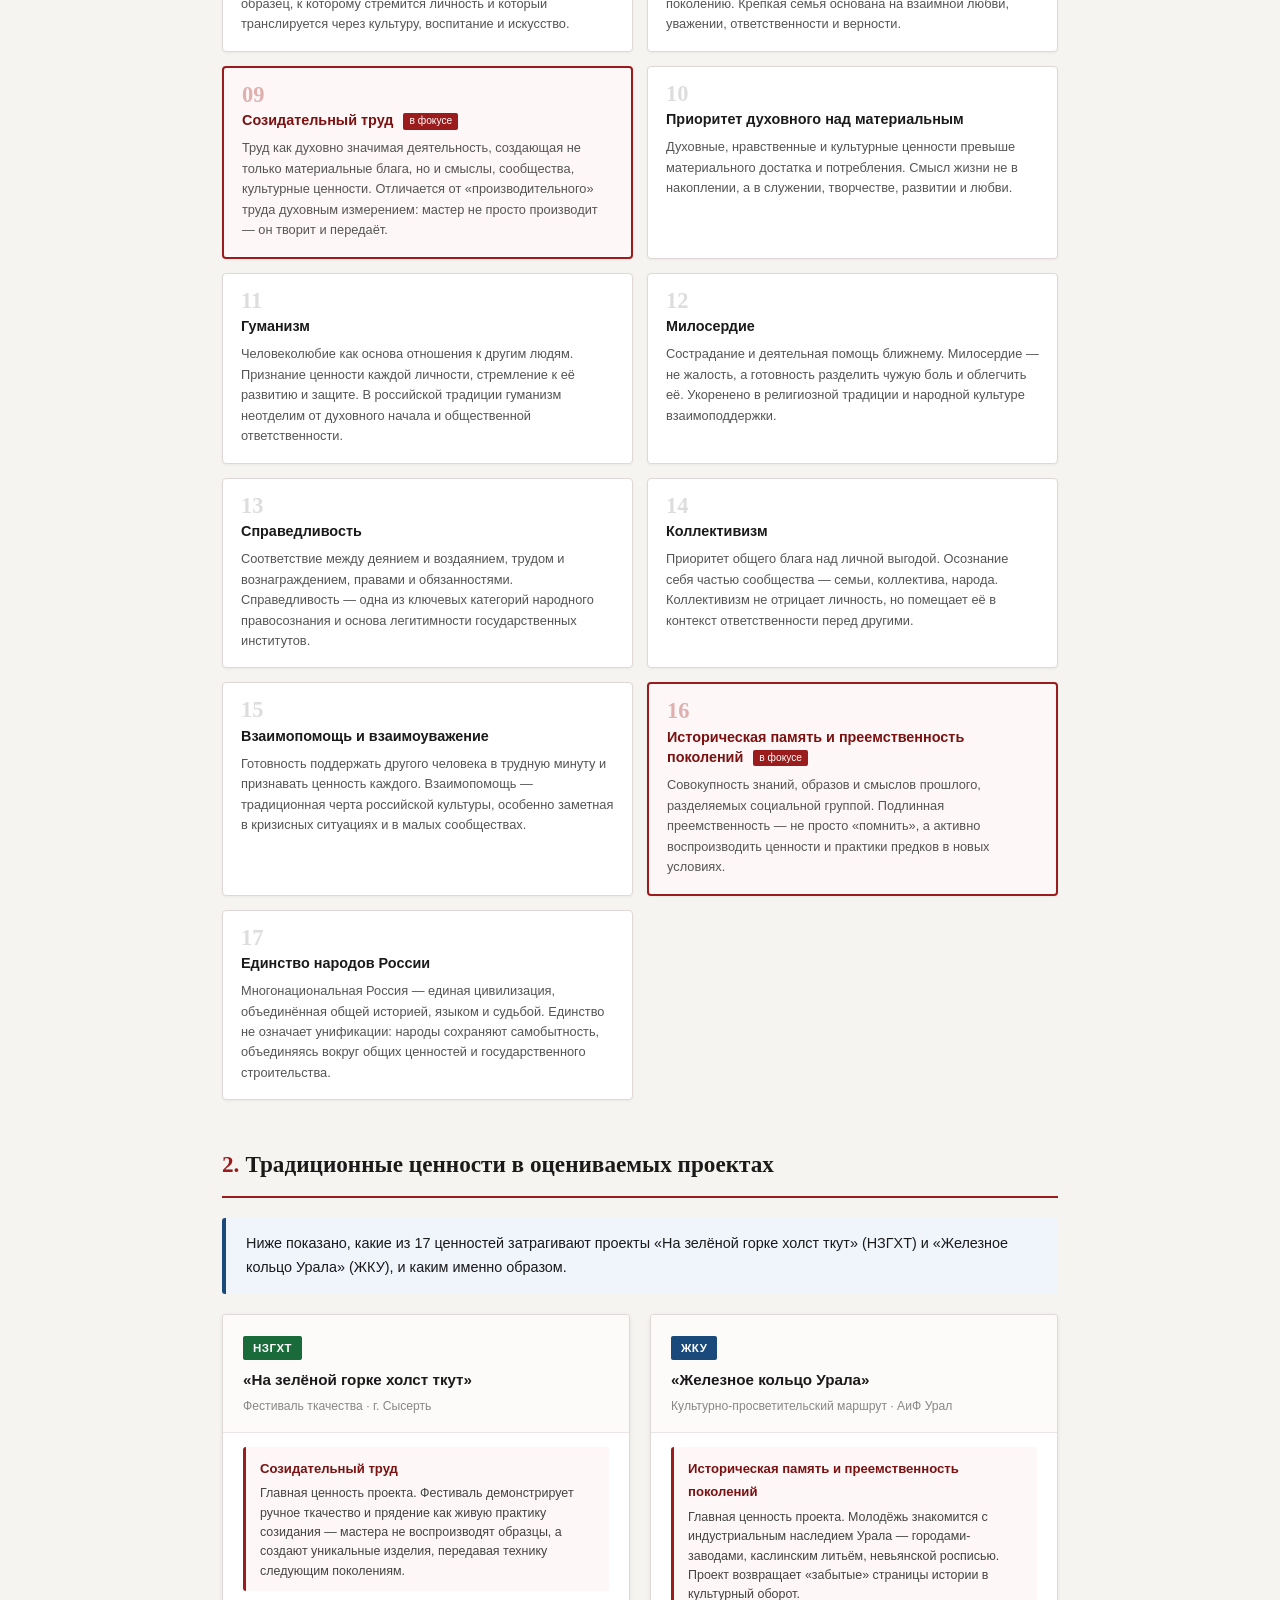
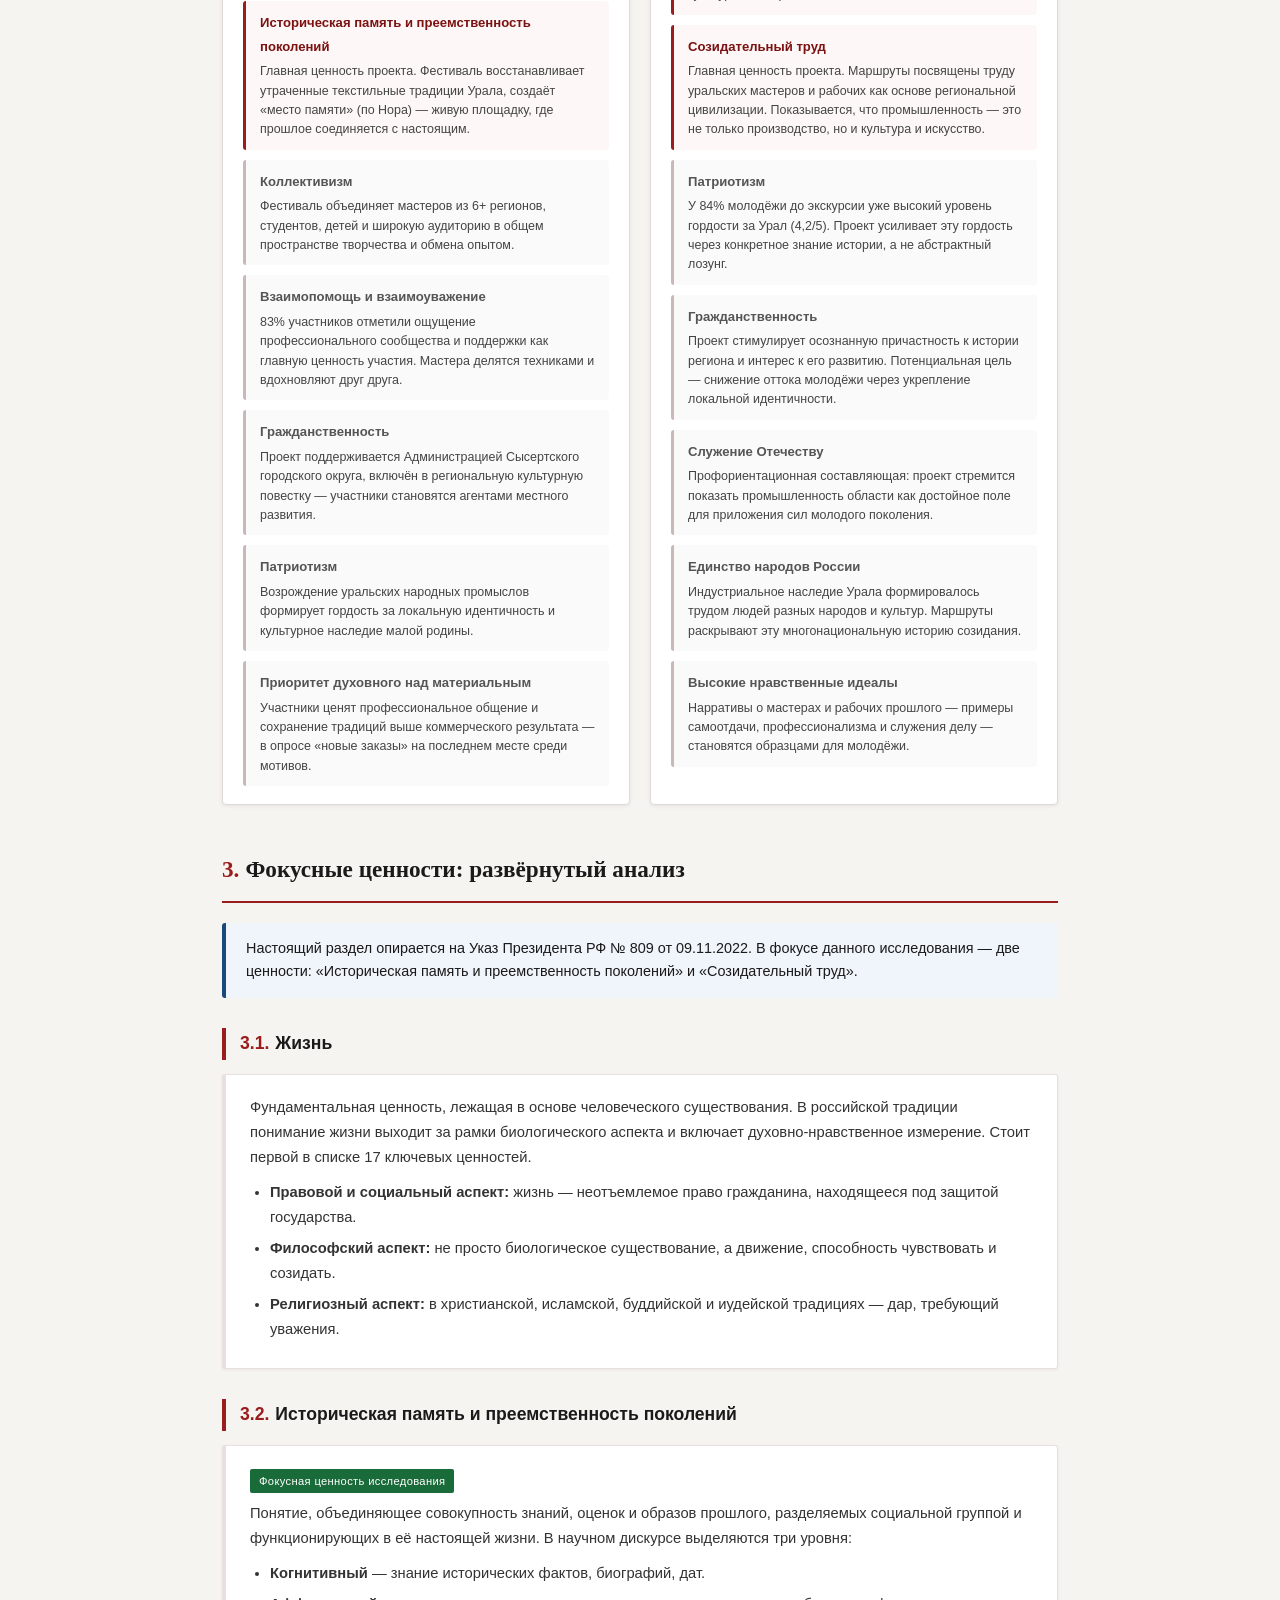
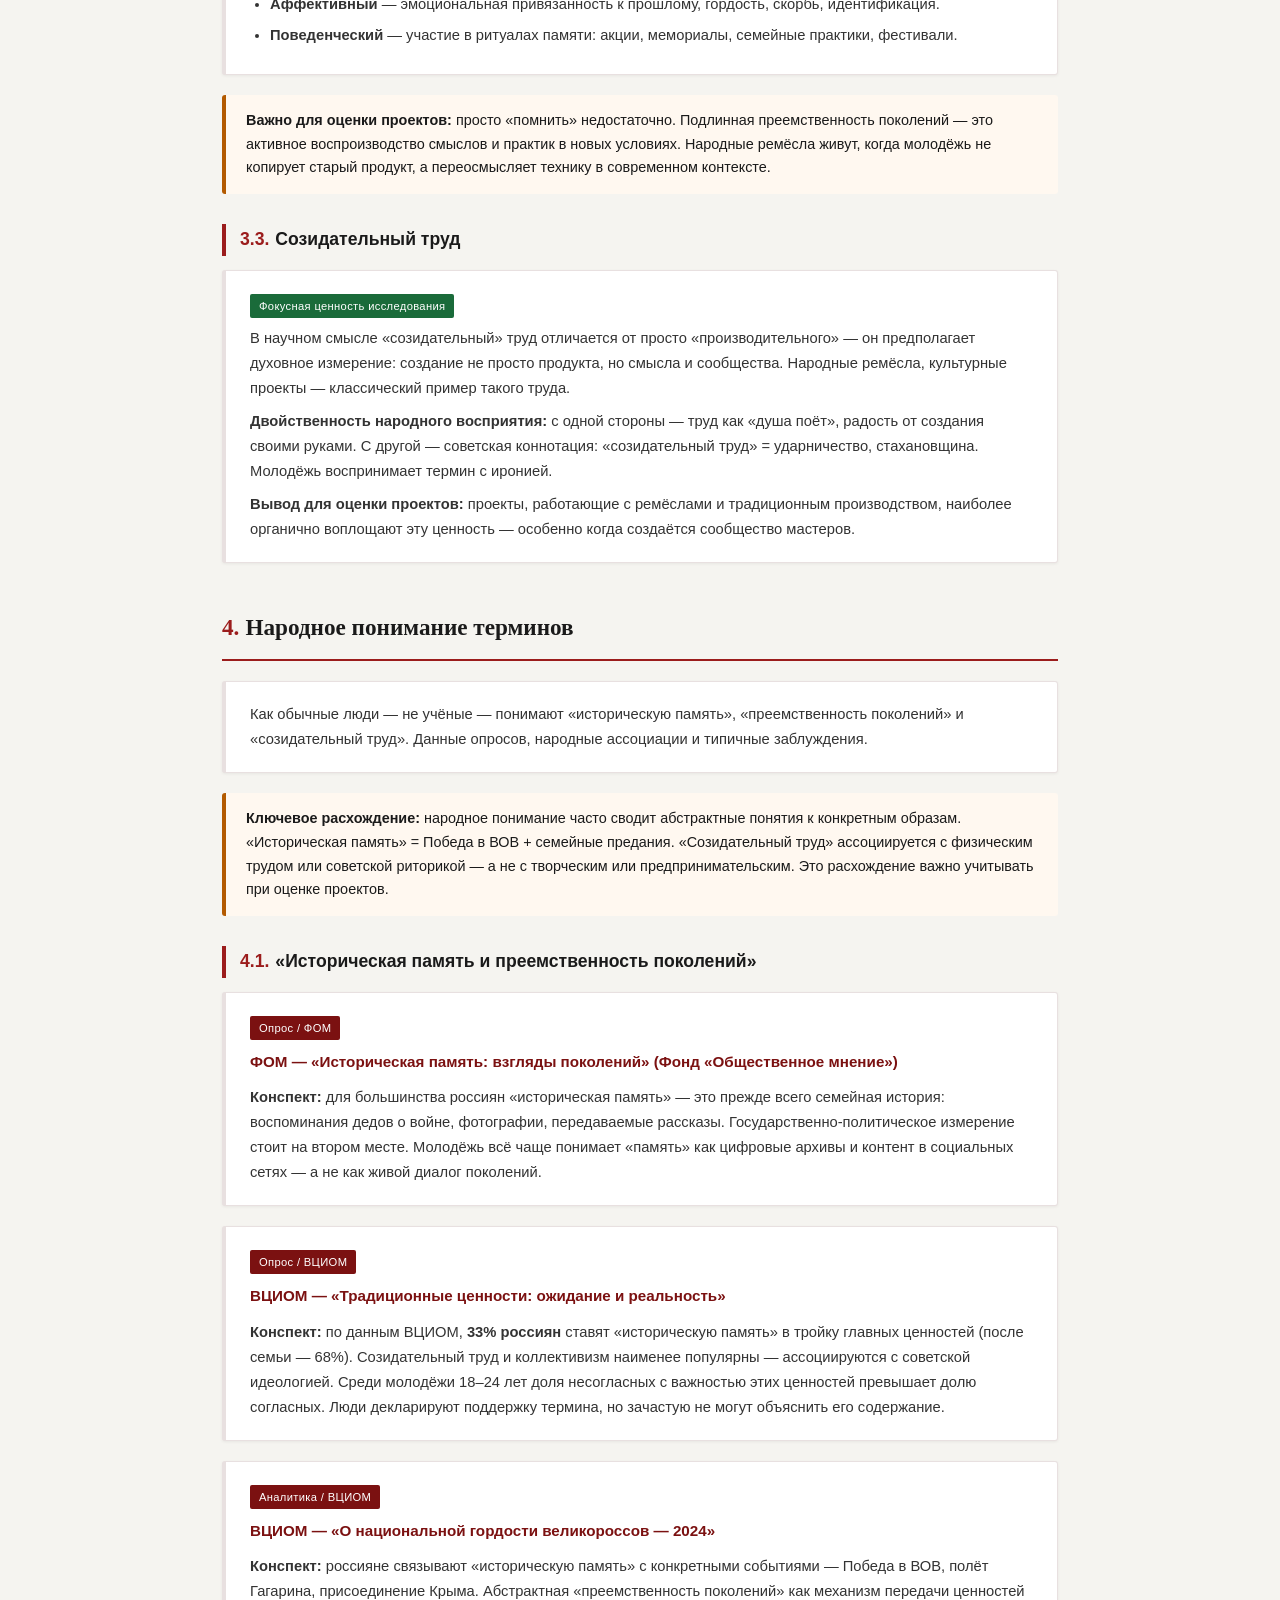
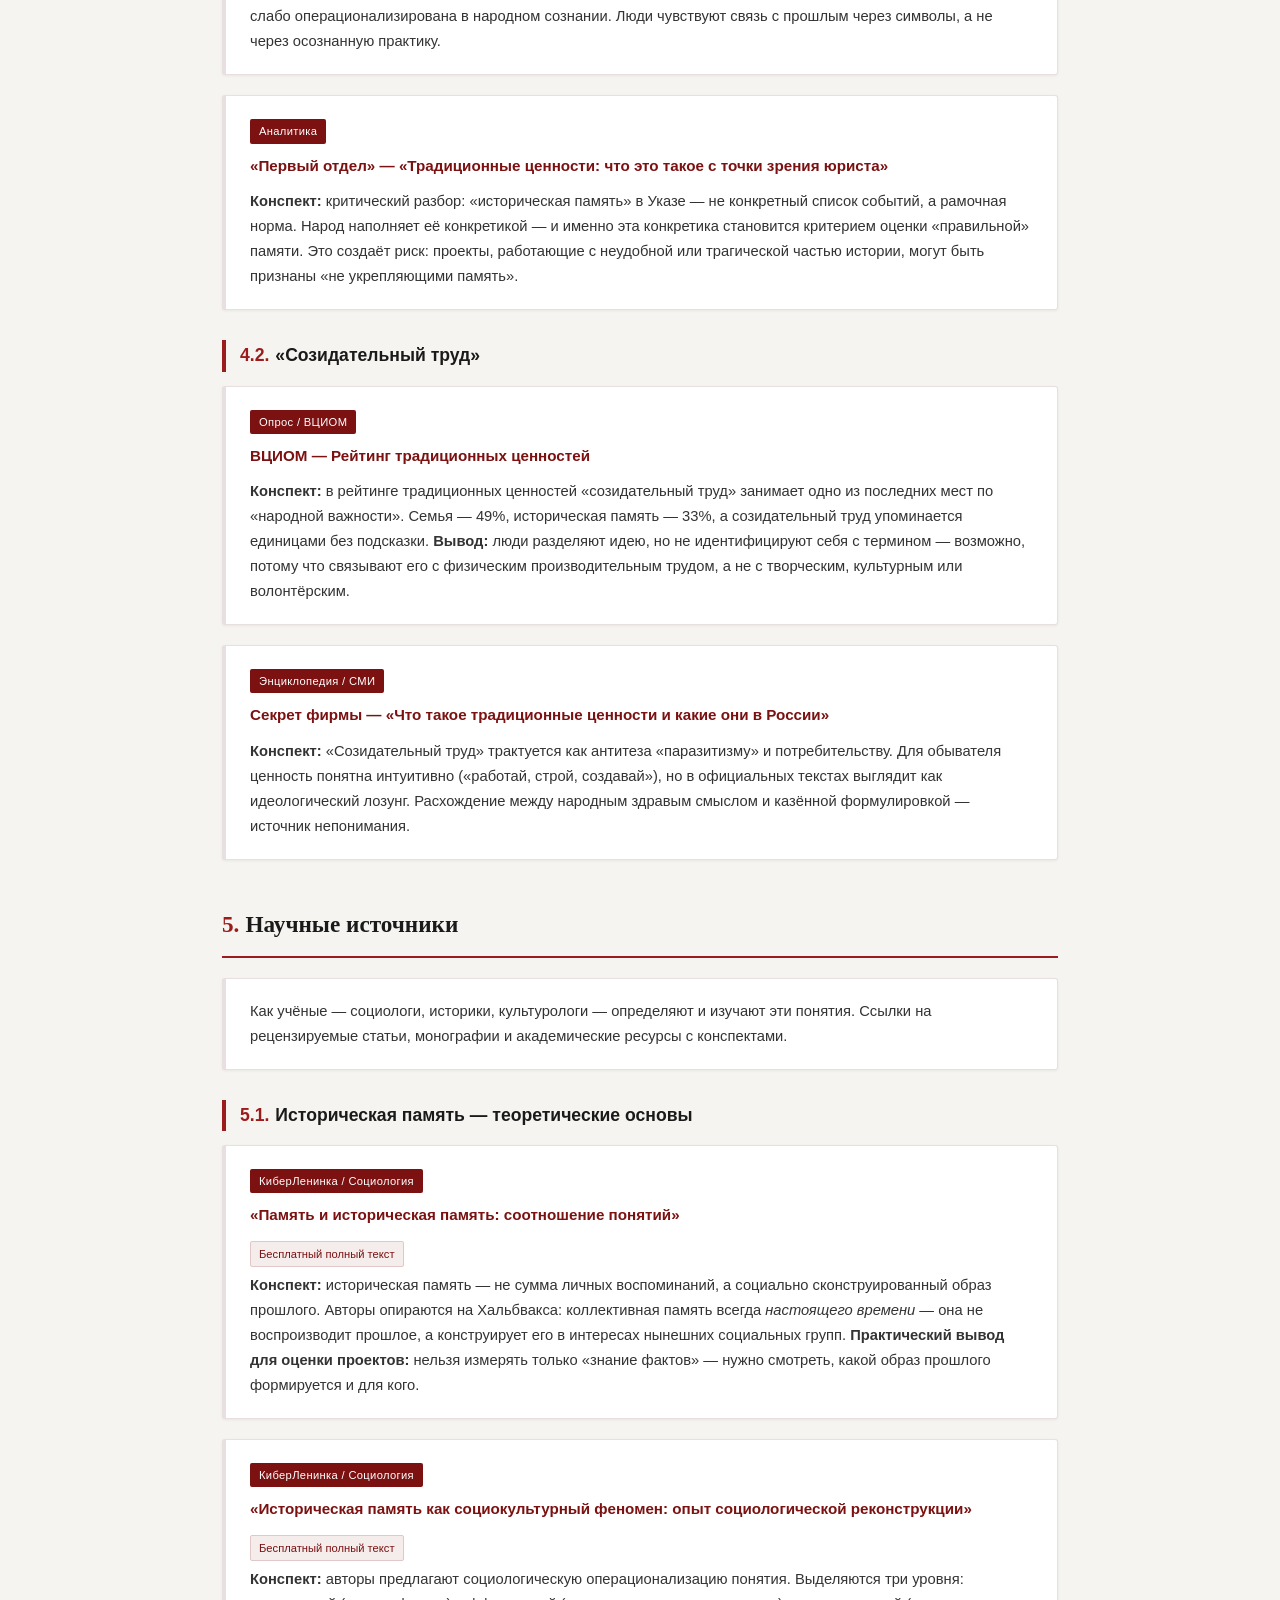
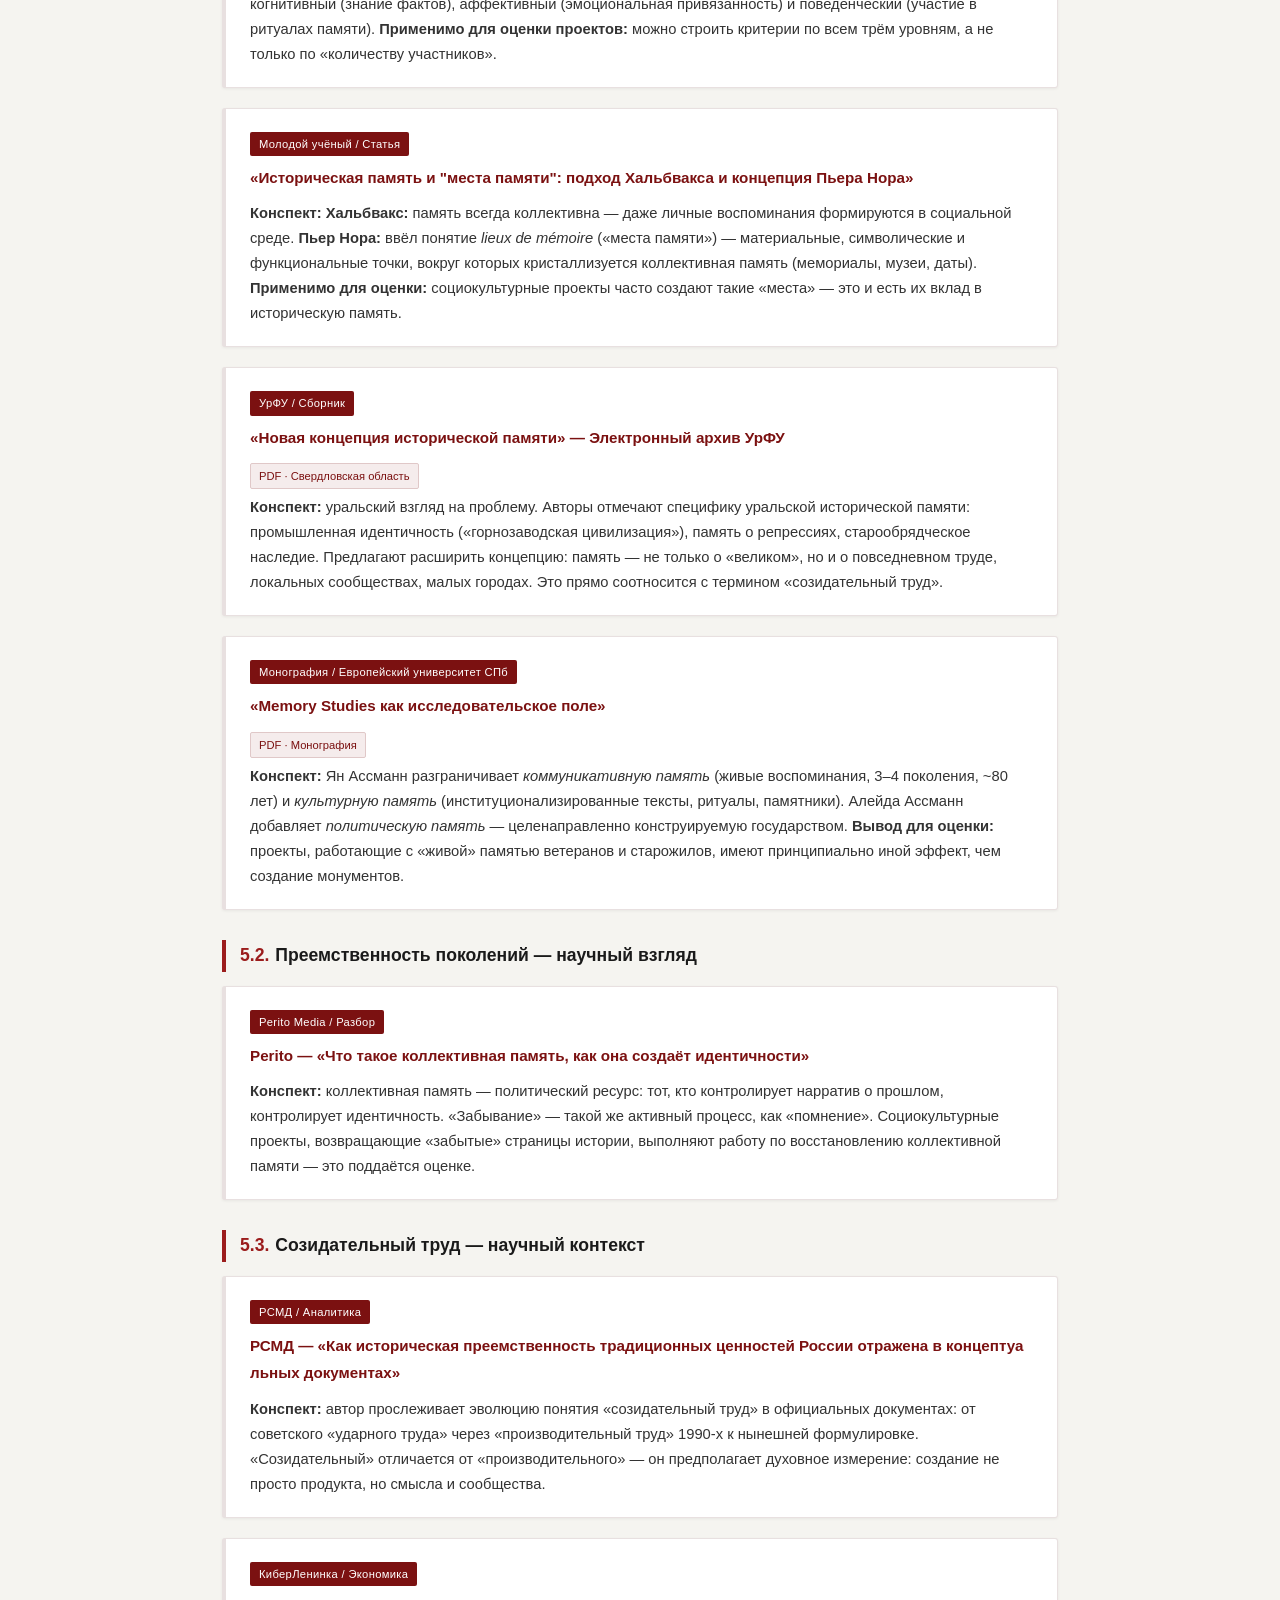
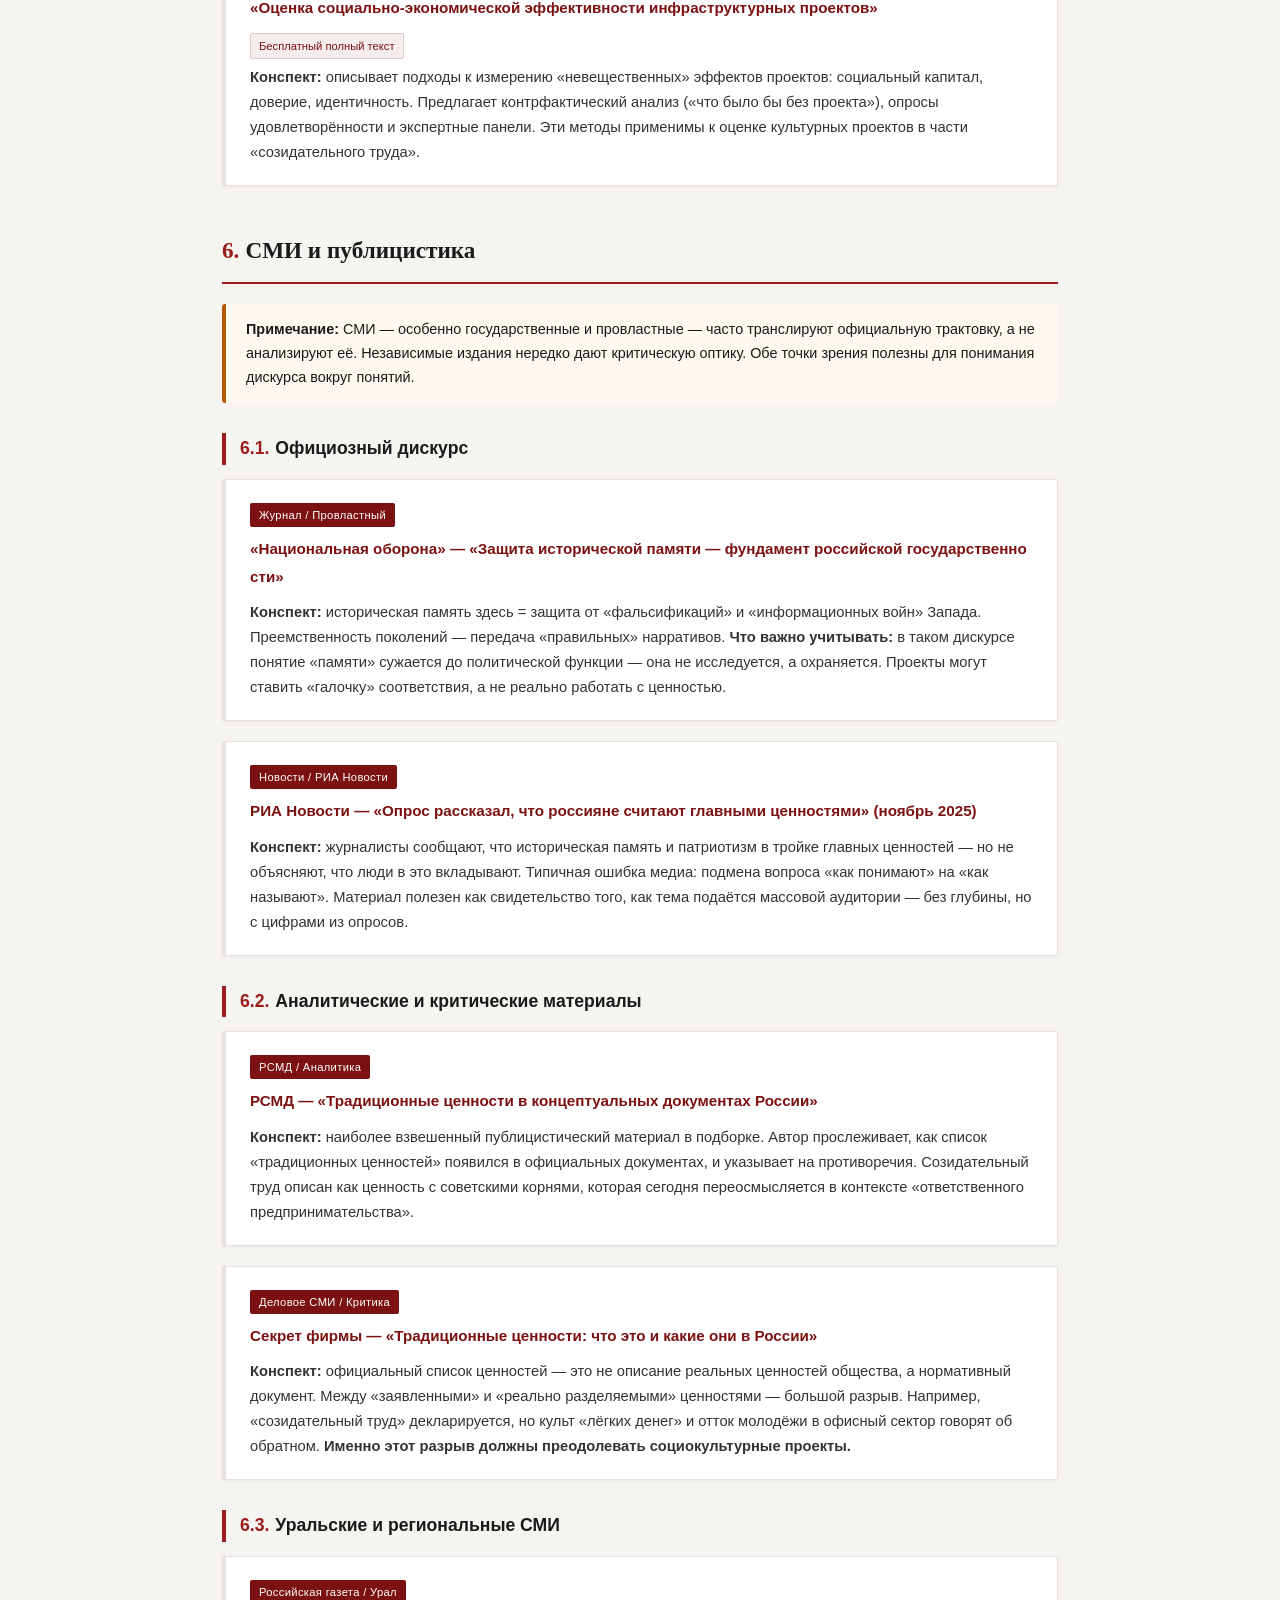
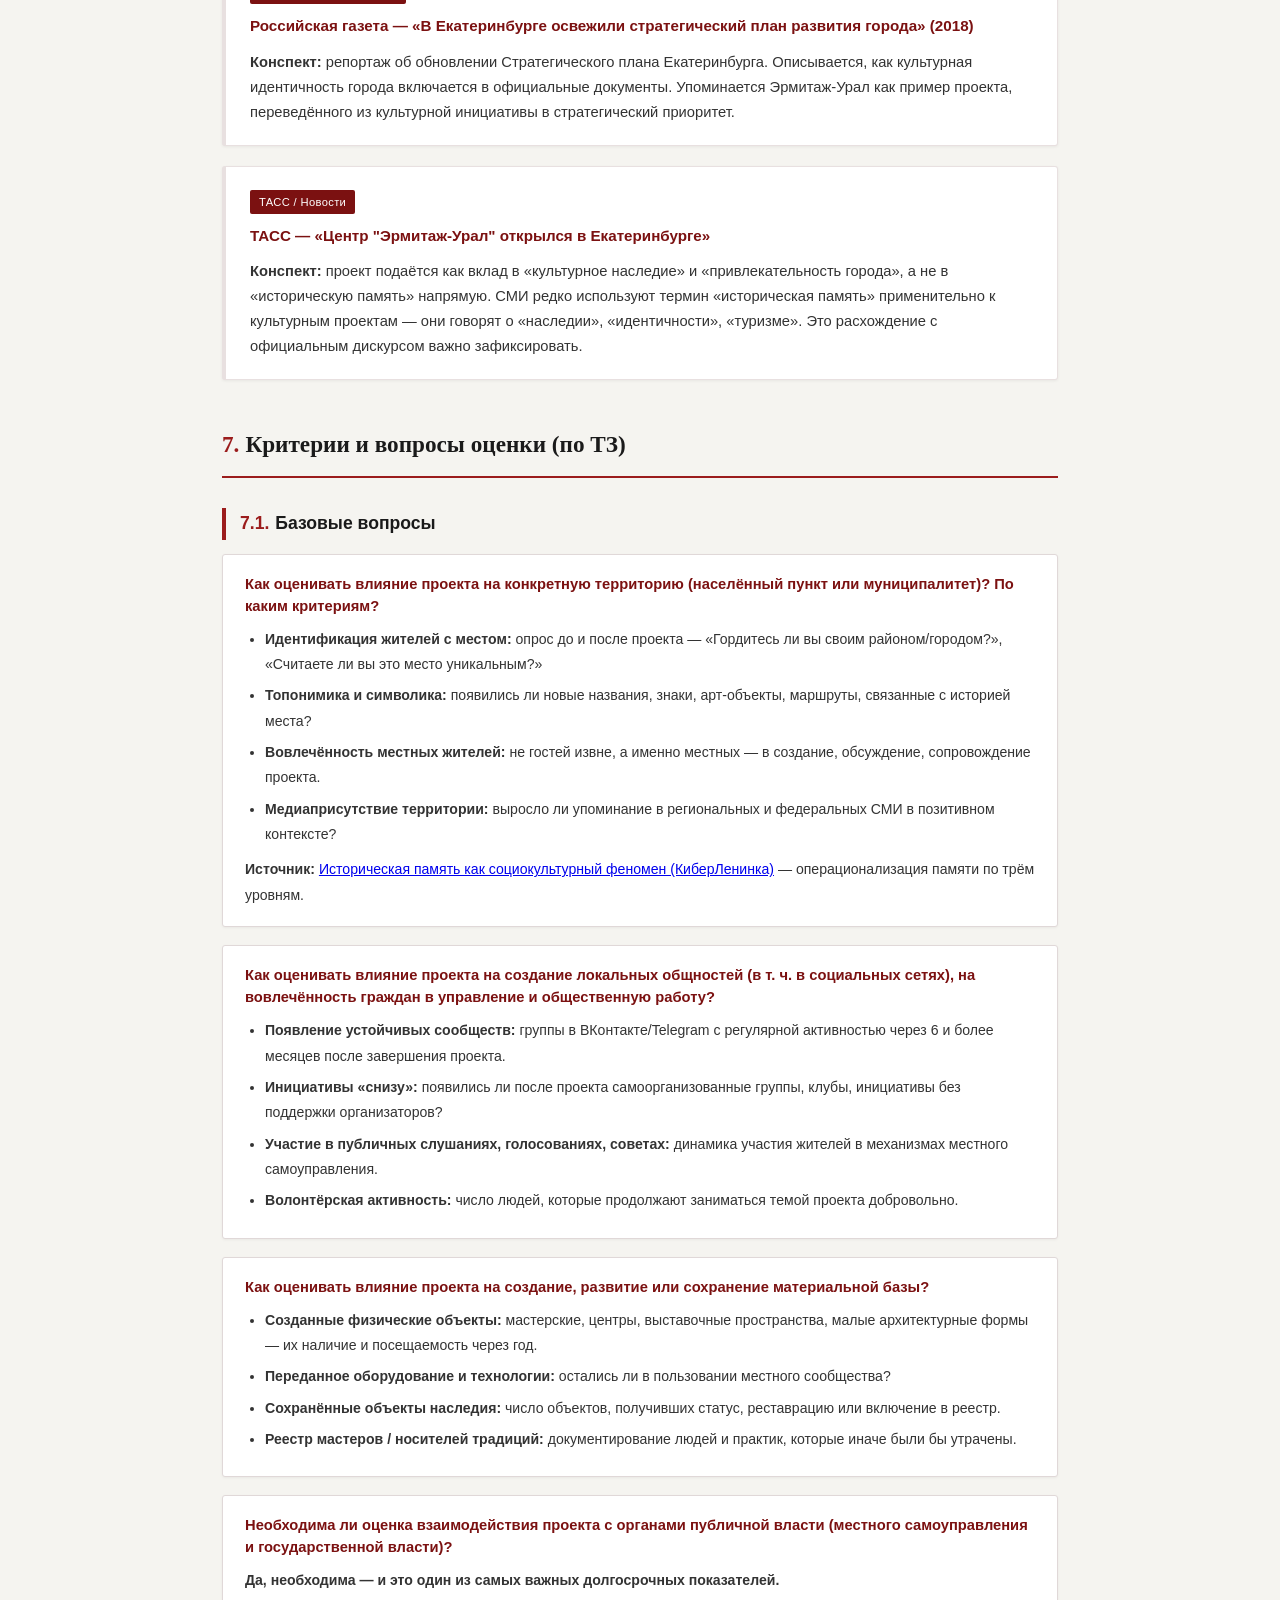
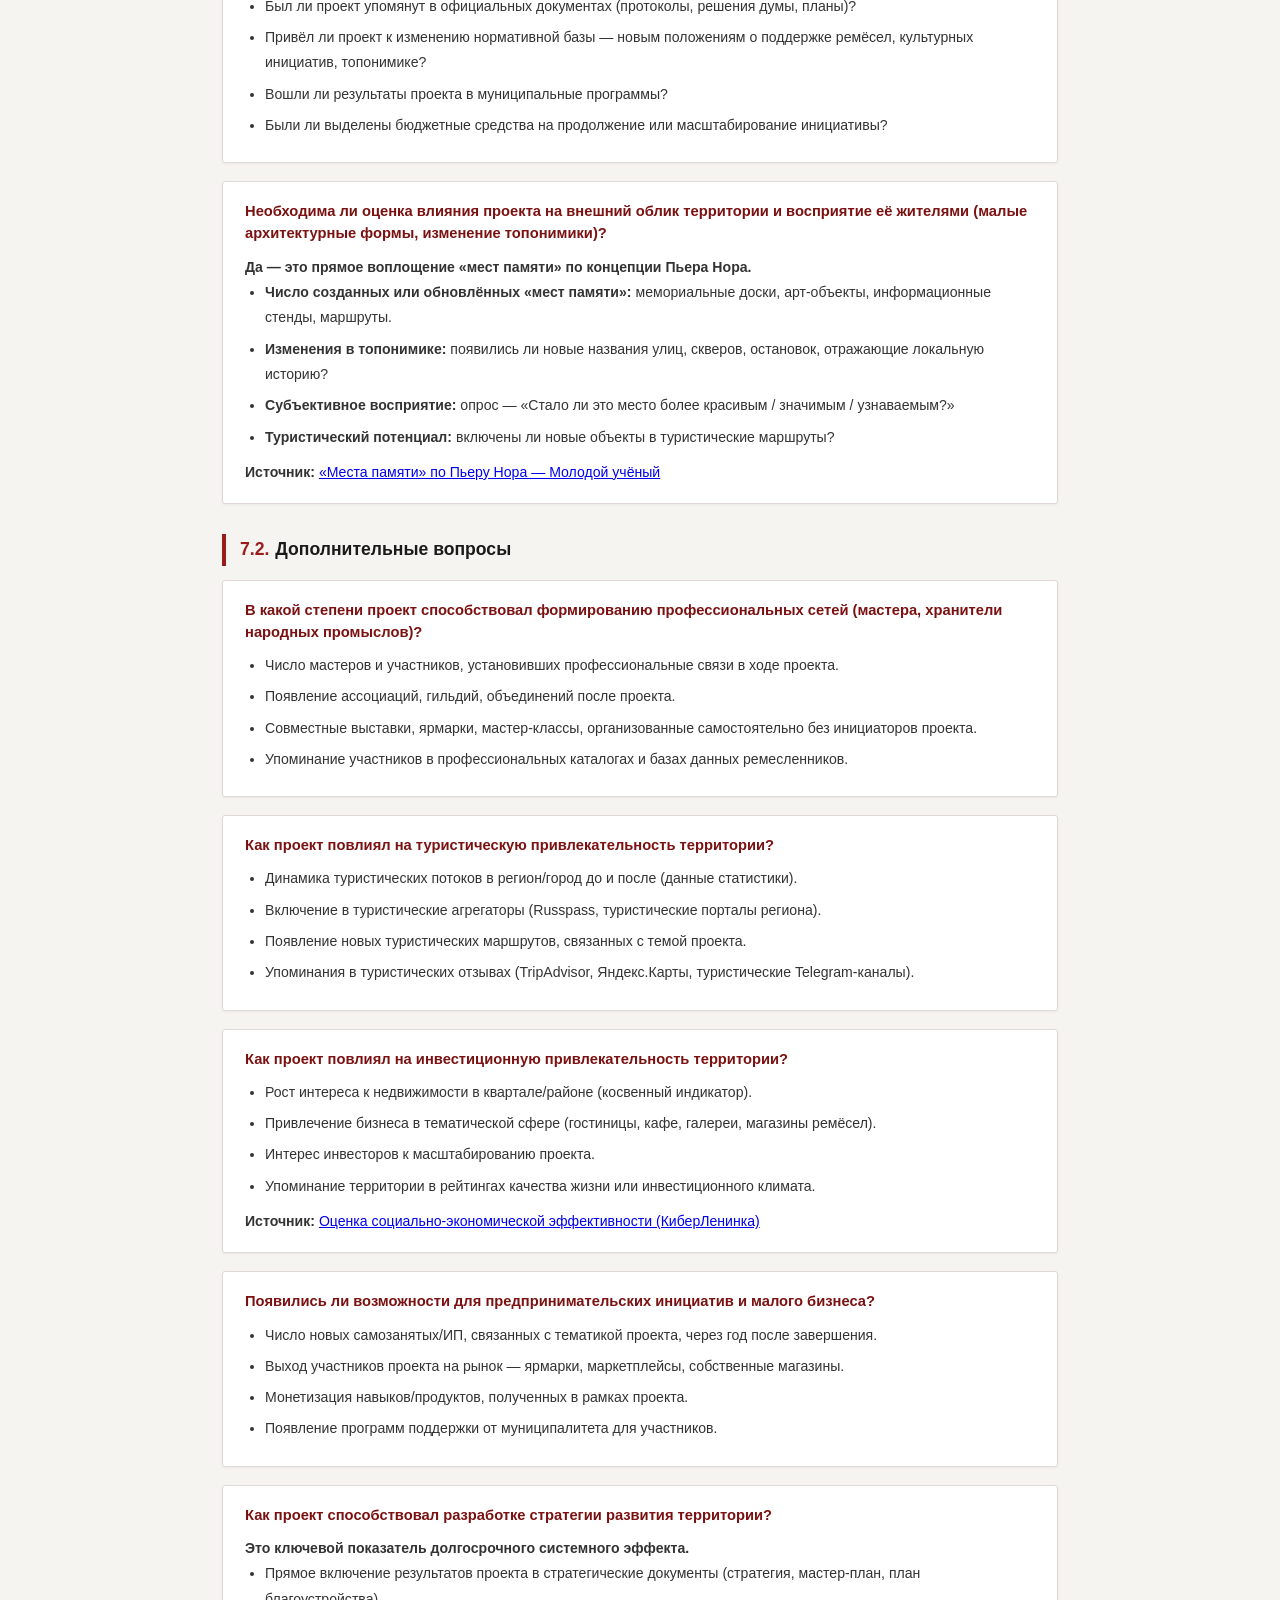
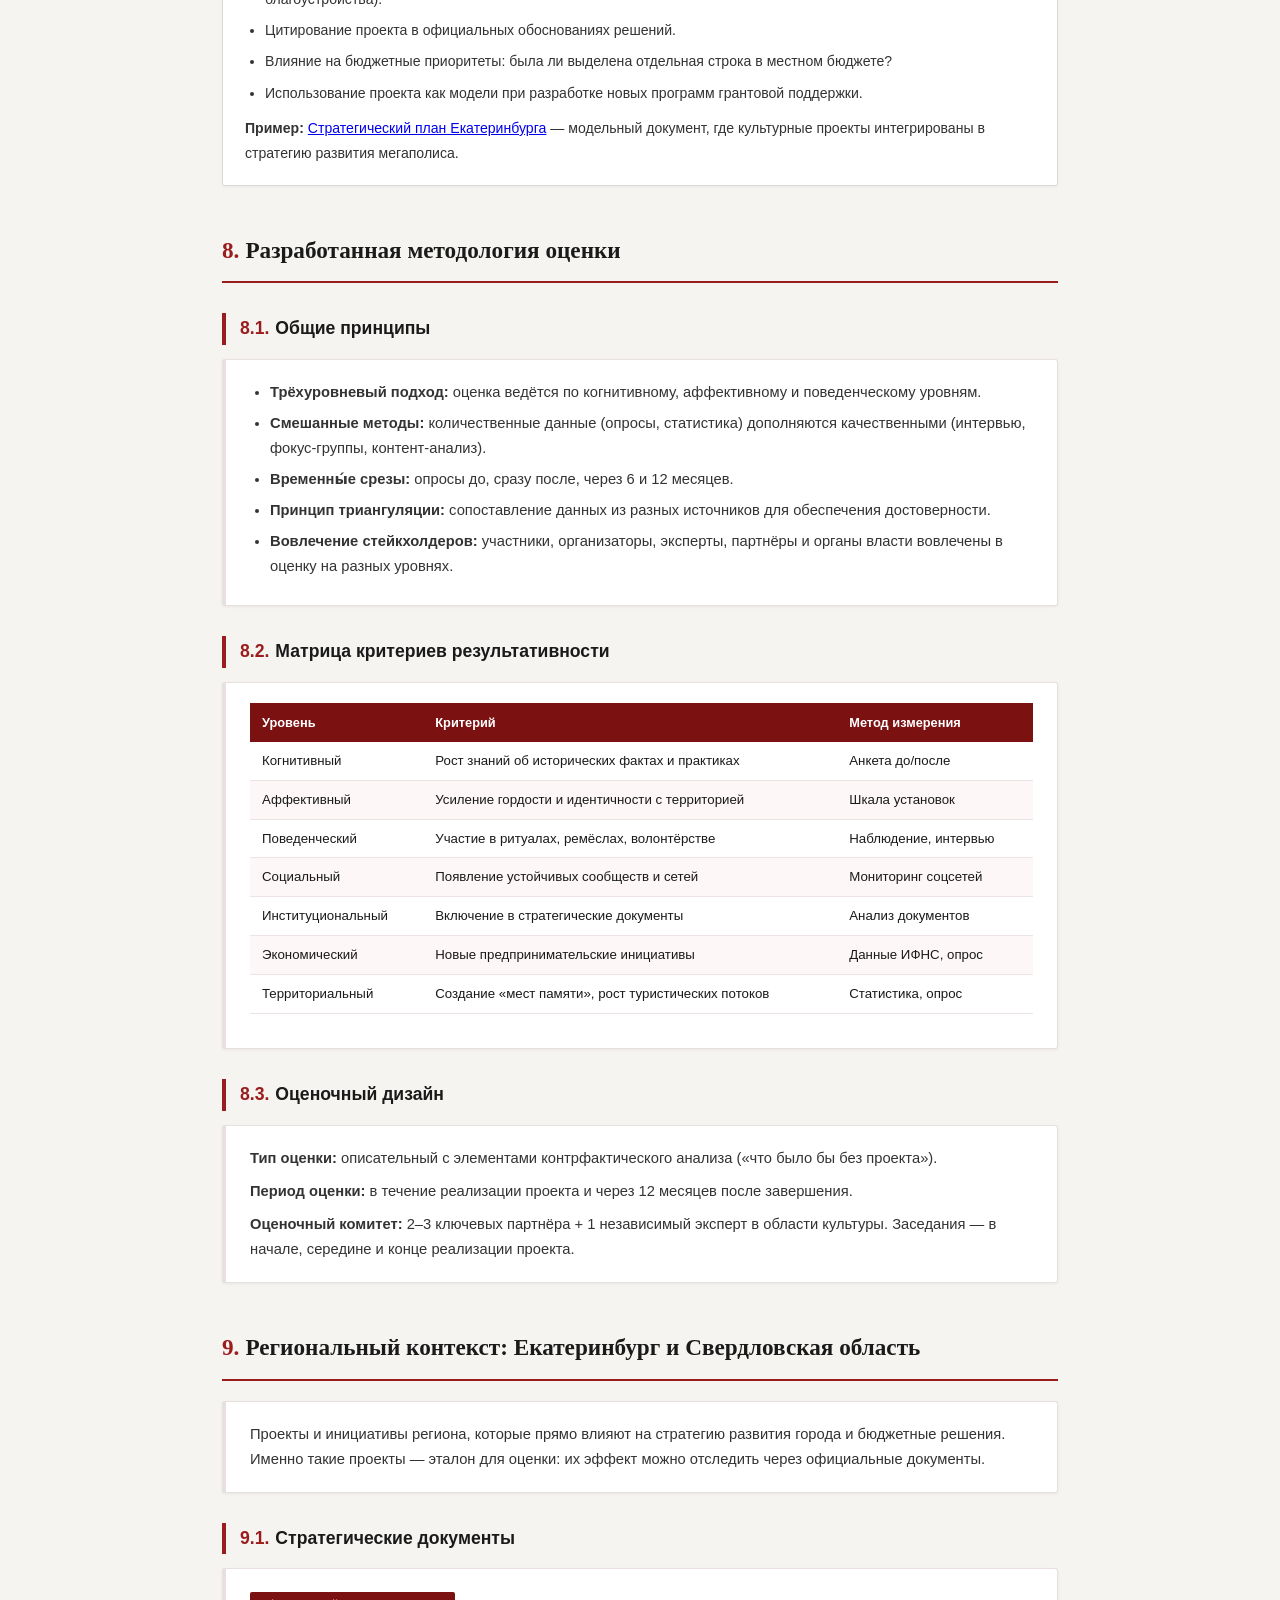
<file: ocenka.html>
<!DOCTYPE html>
<html lang="ru">
<head>
  <meta charset="UTF-8">
  <meta name="viewport" content="width=device-width, initial-scale=1.0">
  <title>Оценка социокультурных проектов — Сборник материалов и методология</title>
  <link rel="stylesheet" href="style.css">
</head>
<body>
<div class="site-header">
  <img src="emblem.webp" alt="Эмблема РАНХиГС">
  <div class="site-header-text">
    <div class="org-line">Федеральное государственное бюджетное образовательное учреждение высшего образования</div>
    <div class="org-name">Президентская академия · Уральский институт управления — филиал РАНХиГС</div>
    <div class="doc-label">Аналитический отчёт · ГОСТ 7.32-2017 · Екатеринбург, 2025–2026</div>
  </div>
</div>
<nav>
  
  <a href="index.html">Общий отчёт</a>
  <a href="project1.html">НЗГХТ</a>
  <a href="project2.html">ЖКУ</a>
  <a href="ocenka.html" class="active">Оценка проектов</a>
  <a href="gost1.html">Отчёт НЗГХТ</a>
  <a href="gost2.html">Отчёт ЖКУ</a>
  <a href="events.html">Мероприятия</a>
  <a href="criteria.html">Критерии оценки</a>
</nav>

<div class="page">
  <div class="breadcrumb"><a href="index.html">Отчёт</a><span>›</span>Оценка социокультурных проектов</div>

  <div class="title-page">
    <span class="badge" style="margin-bottom:12px">Раздел 4 · Сборник материалов · Методология</span>
    <h1>Оценка социокультурных проектов</h1>
    <div class="subtitle">Сборник материалов для разработки качественных методов оценки<br>в разрезе традиционных российских духовно-нравственных ценностей<br>(Указ Президента РФ № 809 от 09.11.2022)</div>
  </div>

  <!-- НАВИГАЦИЯ ПО РАЗДЕЛАМ -->
  <div class="sub-nav">
    <a href="#all-val">1. Все 17 ценностей</a>
    <a href="#val-proekty">2. Ценности в проектах</a>
    <a href="#val">3. Фокусные ценности</a>
    <a href="#narod">4. Народное понимание</a>
    <a href="#nauka">5. Научные источники</a>
    <a href="#smi">6. СМИ</a>
    <a href="#voprosy">7. Критерии оценки</a>
    <a href="#method">8. Методология</a>
    <a href="#ekb">9. Примеры Екатеринбург</a>
  </div>

  <!-- ===== 1. ВСЕ 17 ЦЕННОСТЕЙ ===== -->
  <h1 class="sec" id="all-val"><span class="num-label">1.</span>Традиционные российские духовно-нравственные ценности</h1>

  <div class="info">
    Перечень утверждён Указом Президента РФ № 809 от 09.11.2022 «Об утверждении Основ государственной политики по сохранению и укреплению традиционных российских духовно-нравственных ценностей». Всего выделено 17 ценностей.
  </div>

  <div class="val-grid">

    <div class="val-card">
      <div class="val-num">01</div>
      <div class="val-name">Жизнь</div>
      <div class="val-desc">Фундаментальная ценность человеческого существования. Жизнь понимается не только как биологический факт, но и как духовно-нравственное измерение бытия — дар, требующий уважения и защиты. Государство гарантирует право на жизнь как неотъемлемое право каждого гражданина.</div>
    </div>

    <div class="val-card">
      <div class="val-num">02</div>
      <div class="val-name">Достоинство</div>
      <div class="val-desc">Внутренняя ценность каждого человека вне зависимости от его происхождения, положения или достижений. Уважение к достоинству — основа межличностных и общественных отношений. Оскорбление достоинства недопустимо ни в каком контексте.</div>
    </div>

    <div class="val-card">
      <div class="val-num">03</div>
      <div class="val-name">Права и свободы человека</div>
      <div class="val-desc">Конституционно закреплённые права и свободы личности. Традиционная трактовка подчёркивает баланс прав и обязанностей: свобода реализуется в ответственности перед обществом и государством, а не в противопоставлении им.</div>
    </div>

    <div class="val-card">
      <div class="val-num">04</div>
      <div class="val-name">Патриотизм</div>
      <div class="val-desc">Любовь к Родине, гордость за её историю, культуру и достижения. Патриотизм — деятельная позиция: готовность служить стране, развивать её и защищать. Не ограничивается декларациями — проявляется в конкретных делах.</div>
    </div>

    <div class="val-card">
      <div class="val-num">05</div>
      <div class="val-name">Гражданственность</div>
      <div class="val-desc">Осознанная причастность к жизни общества и государства. Гражданин — не просто житель страны, а активный участник общественных процессов, несущий ответственность за происходящее вокруг него.</div>
    </div>

    <div class="val-card">
      <div class="val-num">06</div>
      <div class="val-name">Служение Отечеству и ответственность за его судьбу</div>
      <div class="val-desc">Готовность посвятить свои силы, знания и время развитию страны. Включает как военное служение, так и профессиональный труд, волонтёрство, общественную деятельность — всё, что направлено на благо Отечества.</div>
    </div>

    <div class="val-card">
      <div class="val-num">07</div>
      <div class="val-name">Высокие нравственные идеалы</div>
      <div class="val-desc">Ориентация на лучшее в человеке: честность, благородство, самопожертвование, верность слову. Нравственный идеал — образец, к которому стремится личность и который транслируется через культуру, воспитание и искусство.</div>
    </div>

    <div class="val-card">
      <div class="val-num">08</div>
      <div class="val-name">Крепкая семья</div>
      <div class="val-desc">Семья — базовая ячейка общества, хранительница традиций и главный канал передачи ценностей от поколения к поколению. Крепкая семья основана на взаимной любви, уважении, ответственности и верности.</div>
    </div>

    <div class="val-card val-card--focus">
      <div class="val-num">09</div>
      <div class="val-name">Созидательный труд <span class="val-focus-tag">в фокусе</span></div>
      <div class="val-desc">Труд как духовно значимая деятельность, создающая не только материальные блага, но и смыслы, сообщества, культурные ценности. Отличается от «производительного» труда духовным измерением: мастер не просто производит — он творит и передаёт.</div>
    </div>

    <div class="val-card">
      <div class="val-num">10</div>
      <div class="val-name">Приоритет духовного над материальным</div>
      <div class="val-desc">Духовные, нравственные и культурные ценности превыше материального достатка и потребления. Смысл жизни не в накоплении, а в служении, творчестве, развитии и любви.</div>
    </div>

    <div class="val-card">
      <div class="val-num">11</div>
      <div class="val-name">Гуманизм</div>
      <div class="val-desc">Человеколюбие как основа отношения к другим людям. Признание ценности каждой личности, стремление к её развитию и защите. В российской традиции гуманизм неотделим от духовного начала и общественной ответственности.</div>
    </div>

    <div class="val-card">
      <div class="val-num">12</div>
      <div class="val-name">Милосердие</div>
      <div class="val-desc">Сострадание и деятельная помощь ближнему. Милосердие — не жалость, а готовность разделить чужую боль и облегчить её. Укоренено в религиозной традиции и народной культуре взаимоподдержки.</div>
    </div>

    <div class="val-card">
      <div class="val-num">13</div>
      <div class="val-name">Справедливость</div>
      <div class="val-desc">Соответствие между деянием и воздаянием, трудом и вознаграждением, правами и обязанностями. Справедливость — одна из ключевых категорий народного правосознания и основа легитимности государственных институтов.</div>
    </div>

    <div class="val-card">
      <div class="val-num">14</div>
      <div class="val-name">Коллективизм</div>
      <div class="val-desc">Приоритет общего блага над личной выгодой. Осознание себя частью сообщества — семьи, коллектива, народа. Коллективизм не отрицает личность, но помещает её в контекст ответственности перед другими.</div>
    </div>

    <div class="val-card">
      <div class="val-num">15</div>
      <div class="val-name">Взаимопомощь и взаимоуважение</div>
      <div class="val-desc">Готовность поддержать другого человека в трудную минуту и признавать ценность каждого. Взаимопомощь — традиционная черта российской культуры, особенно заметная в кризисных ситуациях и в малых сообществах.</div>
    </div>

    <div class="val-card val-card--focus">
      <div class="val-num">16</div>
      <div class="val-name">Историческая память и преемственность поколений <span class="val-focus-tag">в фокусе</span></div>
      <div class="val-desc">Совокупность знаний, образов и смыслов прошлого, разделяемых социальной группой. Подлинная преемственность — не просто «помнить», а активно воспроизводить ценности и практики предков в новых условиях.</div>
    </div>

    <div class="val-card">
      <div class="val-num">17</div>
      <div class="val-name">Единство народов России</div>
      <div class="val-desc">Многонациональная Россия — единая цивилизация, объединённая общей историей, языком и судьбой. Единство не означает унификации: народы сохраняют самобытность, объединяясь вокруг общих ценностей и государственного строительства.</div>
    </div>

  </div><!-- /val-grid -->

  <!-- ===== 2. ЦЕННОСТИ В ПРОЕКТАХ ===== -->
  <h1 class="sec" id="val-proekty"><span class="num-label">2.</span>Традиционные ценности в оцениваемых проектах</h1>

  <div class="info">
    Ниже показано, какие из 17 ценностей затрагивают проекты «На зелёной горке холст ткут» (НЗГХТ) и «Железное кольцо Урала» (ЖКУ), и каким именно образом.
  </div>

  <div class="proj-val-grid">

    <div class="proj-val-card proj-val-card--main">
      <div class="proj-val-head">
        <div class="proj-val-badge nzght">НЗГХТ</div>
        <div class="proj-val-title">«На зелёной горке холст ткут»</div>
        <div class="proj-val-sub">Фестиваль ткачества · г. Сысерть</div>
      </div>
      <div class="proj-val-items">

        <div class="pvi pvi--primary">
          <div class="pvi-name">Созидательный труд</div>
          <div class="pvi-how">Главная ценность проекта. Фестиваль демонстрирует ручное ткачество и прядение как живую практику созидания — мастера не воспроизводят образцы, а создают уникальные изделия, передавая технику следующим поколениям.</div>
        </div>

        <div class="pvi pvi--primary">
          <div class="pvi-name">Историческая память и преемственность поколений</div>
          <div class="pvi-how">Главная ценность проекта. Фестиваль восстанавливает утраченные текстильные традиции Урала, создаёт «место памяти» (по Нора) — живую площадку, где прошлое соединяется с настоящим.</div>
        </div>

        <div class="pvi pvi--secondary">
          <div class="pvi-name">Коллективизм</div>
          <div class="pvi-how">Фестиваль объединяет мастеров из 6+ регионов, студентов, детей и широкую аудиторию в общем пространстве творчества и обмена опытом.</div>
        </div>

        <div class="pvi pvi--secondary">
          <div class="pvi-name">Взаимопомощь и взаимоуважение</div>
          <div class="pvi-how">83% участников отметили ощущение профессионального сообщества и поддержки как главную ценность участия. Мастера делятся техниками и вдохновляют друг друга.</div>
        </div>

        <div class="pvi pvi--secondary">
          <div class="pvi-name">Гражданственность</div>
          <div class="pvi-how">Проект поддерживается Администрацией Сысертского городского округа, включён в региональную культурную повестку — участники становятся агентами местного развития.</div>
        </div>

        <div class="pvi pvi--secondary">
          <div class="pvi-name">Патриотизм</div>
          <div class="pvi-how">Возрождение уральских народных промыслов формирует гордость за локальную идентичность и культурное наследие малой родины.</div>
        </div>

        <div class="pvi pvi--secondary">
          <div class="pvi-name">Приоритет духовного над материальным</div>
          <div class="pvi-how">Участники ценят профессиональное общение и сохранение традиций выше коммерческого результата — в опросе «новые заказы» на последнем месте среди мотивов.</div>
        </div>

      </div>
    </div>

    <div class="proj-val-card proj-val-card--main">
      <div class="proj-val-head">
        <div class="proj-val-badge jku">ЖКУ</div>
        <div class="proj-val-title">«Железное кольцо Урала»</div>
        <div class="proj-val-sub">Культурно-просветительский маршрут · АиФ Урал</div>
      </div>
      <div class="proj-val-items">

        <div class="pvi pvi--primary">
          <div class="pvi-name">Историческая память и преемственность поколений</div>
          <div class="pvi-how">Главная ценность проекта. Молодёжь знакомится с индустриальным наследием Урала — городами-заводами, каслинским литьём, невьянской росписью. Проект возвращает «забытые» страницы истории в культурный оборот.</div>
        </div>

        <div class="pvi pvi--primary">
          <div class="pvi-name">Созидательный труд</div>
          <div class="pvi-how">Главная ценность проекта. Маршруты посвящены труду уральских мастеров и рабочих как основе региональной цивилизации. Показывается, что промышленность — это не только производство, но и культура и искусство.</div>
        </div>

        <div class="pvi pvi--secondary">
          <div class="pvi-name">Патриотизм</div>
          <div class="pvi-how">У 84% молодёжи до экскурсии уже высокий уровень гордости за Урал (4,2/5). Проект усиливает эту гордость через конкретное знание истории, а не абстрактный лозунг.</div>
        </div>

        <div class="pvi pvi--secondary">
          <div class="pvi-name">Гражданственность</div>
          <div class="pvi-how">Проект стимулирует осознанную причастность к истории региона и интерес к его развитию. Потенциальная цель — снижение оттока молодёжи через укрепление локальной идентичности.</div>
        </div>

        <div class="pvi pvi--secondary">
          <div class="pvi-name">Служение Отечеству</div>
          <div class="pvi-how">Профориентационная составляющая: проект стремится показать промышленность области как достойное поле для приложения сил молодого поколения.</div>
        </div>

        <div class="pvi pvi--secondary">
          <div class="pvi-name">Единство народов России</div>
          <div class="pvi-how">Индустриальное наследие Урала формировалось трудом людей разных народов и культур. Маршруты раскрывают эту многонациональную историю созидания.</div>
        </div>

        <div class="pvi pvi--secondary">
          <div class="pvi-name">Высокие нравственные идеалы</div>
          <div class="pvi-how">Нарративы о мастерах и рабочих прошлого — примеры самоотдачи, профессионализма и служения делу — становятся образцами для молодёжи.</div>
        </div>

      </div>
    </div>

  </div><!-- /proj-val-grid -->

  <!-- ===== 3. ФОКУСНЫЕ ЦЕННОСТИ ===== -->
  <h1 class="sec" id="val"><span class="num-label">3.</span>Фокусные ценности: развёрнутый анализ</h1>

  <div class="info">
    Настоящий раздел опирается на Указ Президента РФ № 809 от 09.11.2022. В фокусе данного исследования — две ценности: «Историческая память и преемственность поколений» и «Созидательный труд».
  </div>

  <h2 class="sec"><span class="num-label">3.1.</span>Жизнь</h2>
  <div class="card">
    <p>Фундаментальная ценность, лежащая в основе человеческого существования. В российской традиции понимание жизни выходит за рамки биологического аспекта и включает духовно-нравственное измерение. Стоит первой в списке 17 ключевых ценностей.</p>
    <ul style="margin-top:10px">
      <li><strong>Правовой и социальный аспект:</strong> жизнь — неотъемлемое право гражданина, находящееся под защитой государства.</li>
      <li><strong>Философский аспект:</strong> не просто биологическое существование, а движение, способность чувствовать и созидать.</li>
      <li><strong>Религиозный аспект:</strong> в христианской, исламской, буддийской и иудейской традициях — дар, требующий уважения.</li>
    </ul>
  </div>

  <h2 class="sec"><span class="num-label">3.2.</span>Историческая память и преемственность поколений</h2>
  <div class="card">
    <span class="badge green">Фокусная ценность исследования</span>
    <p>Понятие, объединяющее совокупность знаний, оценок и образов прошлого, разделяемых социальной группой и функционирующих в её настоящей жизни. В научном дискурсе выделяются три уровня:</p>
    <ul style="margin-top:10px">
      <li><strong>Когнитивный</strong> — знание исторических фактов, биографий, дат.</li>
      <li><strong>Аффективный</strong> — эмоциональная привязанность к прошлому, гордость, скорбь, идентификация.</li>
      <li><strong>Поведенческий</strong> — участие в ритуалах памяти: акции, мемориалы, семейные практики, фестивали.</li>
    </ul>
  </div>
  <div class="warn">
    <strong>Важно для оценки проектов:</strong> просто «помнить» недостаточно. Подлинная преемственность поколений — это активное воспроизводство смыслов и практик в новых условиях. Народные ремёсла живут, когда молодёжь не копирует старый продукт, а переосмысляет технику в современном контексте.
  </div>

  <h2 class="sec"><span class="num-label">3.3.</span>Созидательный труд</h2>
  <div class="card">
    <span class="badge green">Фокусная ценность исследования</span>
    <p>В научном смысле «созидательный» труд отличается от просто «производительного» — он предполагает духовное измерение: создание не просто продукта, но смысла и сообщества. Народные ремёсла, культурные проекты — классический пример такого труда.</p>
    <p style="margin-top:8px"><strong>Двойственность народного восприятия:</strong> с одной стороны — труд как «душа поёт», радость от создания своими руками. С другой — советская коннотация: «созидательный труд» = ударничество, стахановщина. Молодёжь воспринимает термин с иронией.</p>
    <p style="margin-top:8px"><strong>Вывод для оценки проектов:</strong> проекты, работающие с ремёслами и традиционным производством, наиболее органично воплощают эту ценность — особенно когда создаётся сообщество мастеров.</p>
  </div>

  <!-- ===== 2. НАРОДНОЕ ПОНИМАНИЕ ===== -->
  <h1 class="sec" id="narod"><span class="num-label">4.</span>Народное понимание терминов</h1>

  <div class="card">
    <p>Как обычные люди — не учёные — понимают «историческую память», «преемственность поколений» и «созидательный труд». Данные опросов, народные ассоциации и типичные заблуждения.</p>
  </div>
  <div class="warn">
    <strong>Ключевое расхождение:</strong> народное понимание часто сводит абстрактные понятия к конкретным образам. «Историческая память» = Победа в ВОВ + семейные предания. «Созидательный труд» ассоциируется с физическим трудом или советской риторикой — а не с творческим или предпринимательским. Это расхождение важно учитывать при оценке проектов.
  </div>

  <h2 class="sec"><span class="num-label">4.1.</span>«Историческая память и преемственность поколений»</h2>

  <div class="card">
    <span class="badge">Опрос / ФОМ</span>
    <a href="https://fom.ru/Proshloe/11041" target="_blank">ФОМ — «Историческая память: взгляды поколений» (Фонд «Общественное мнение»)</a>
    <p><strong>Конспект:</strong> для большинства россиян «историческая память» — это прежде всего семейная история: воспоминания дедов о войне, фотографии, передаваемые рассказы. Государственно-политическое измерение стоит на втором месте. Молодёжь всё чаще понимает «память» как цифровые архивы и контент в социальных сетях — а не как живой диалог поколений.</p>
  </div>

  <div class="card">
    <span class="badge">Опрос / ВЦИОМ</span>
    <a href="https://wciom.ru/analytical-reviews/analiticheskii-obzor/tradicionnye-cennosti-ozhidanie-i-realnost" target="_blank">ВЦИОМ — «Традиционные ценности: ожидание и реальность»</a>
    <p><strong>Конспект:</strong> по данным ВЦИОМ, <strong>33% россиян</strong> ставят «историческую память» в тройку главных ценностей (после семьи — 68%). Созидательный труд и коллективизм наименее популярны — ассоциируются с советской идеологией. Среди молодёжи 18–24 лет доля несогласных с важностью этих ценностей превышает долю согласных. Люди декларируют поддержку термина, но зачастую не могут объяснить его содержание.</p>
  </div>

  <div class="card">
    <span class="badge">Аналитика / ВЦИОМ</span>
    <a href="https://wciom.ru/analytical-reviews/analiticheskii-obzor/o-nacionalnoi-gordosti-velikorossov-2024" target="_blank">ВЦИОМ — «О национальной гордости великороссов — 2024»</a>
    <p><strong>Конспект:</strong> россияне связывают «историческую память» с конкретными событиями — Победа в ВОВ, полёт Гагарина, присоединение Крыма. Абстрактная «преемственность поколений» как механизм передачи ценностей слабо операционализирована в народном сознании. Люди чувствуют связь с прошлым через символы, а не через осознанную практику.</p>
  </div>

  <div class="card">
    <span class="badge">Аналитика</span>
    <a href="https://dept.one/story/traditional-values/" target="_blank">«Первый отдел» — «Традиционные ценности: что это такое с точки зрения юриста»</a>
    <p><strong>Конспект:</strong> критический разбор: «историческая память» в Указе — не конкретный список событий, а рамочная норма. Народ наполняет её конкретикой — и именно эта конкретика становится критерием оценки «правильной» памяти. Это создаёт риск: проекты, работающие с неудобной или трагической частью истории, могут быть признаны «не укрепляющими память».</p>
  </div>

  <h2 class="sec"><span class="num-label">4.2.</span>«Созидательный труд»</h2>

  <div class="card">
    <span class="badge">Опрос / ВЦИОМ</span>
    <a href="https://wciom.ru/analytical-reviews/analiticheskii-obzor/tradicionnye-cennosti-ozhidanie-i-realnost" target="_blank">ВЦИОМ — Рейтинг традиционных ценностей</a>
    <p><strong>Конспект:</strong> в рейтинге традиционных ценностей «созидательный труд» занимает одно из последних мест по «народной важности». Семья — 49%, историческая память — 33%, а созидательный труд упоминается единицами без подсказки. <strong>Вывод:</strong> люди разделяют идею, но не идентифицируют себя с термином — возможно, потому что связывают его с физическим производительным трудом, а не с творческим, культурным или волонтёрским.</p>
  </div>

  <div class="card">
    <span class="badge">Энциклопедия / СМИ</span>
    <a href="https://secretmag.ru/enciklopediya/tradicionnye-cennosti.htm" target="_blank">Секрет фирмы — «Что такое традиционные ценности и какие они в России»</a>
    <p><strong>Конспект:</strong> «Созидательный труд» трактуется как антитеза «паразитизму» и потребительству. Для обывателя ценность понятна интуитивно («работай, строй, создавай»), но в официальных текстах выглядит как идеологический лозунг. Расхождение между народным здравым смыслом и казённой формулировкой — источник непонимания.</p>
  </div>

  <!-- ===== 3. НАУЧНЫЕ ИСТОЧНИКИ ===== -->
  <h1 class="sec" id="nauka"><span class="num-label">5.</span>Научные источники</h1>

  <div class="card">
    <p>Как учёные — социологи, историки, культурологи — определяют и изучают эти понятия. Ссылки на рецензируемые статьи, монографии и академические ресурсы с конспектами.</p>
  </div>

  <h2 class="sec"><span class="num-label">5.1.</span>Историческая память — теоретические основы</h2>

  <div class="card">
    <span class="badge">КиберЛенинка / Социология</span>
    <a href="https://cyberleninka.ru/article/n/pamyat-i-istoricheskaya-pamyat-sootnoshenie-ponyatiy" target="_blank">«Память и историческая память: соотношение понятий»</a>
    <span class="tag">Бесплатный полный текст</span>
    <p><strong>Конспект:</strong> историческая память — не сумма личных воспоминаний, а социально сконструированный образ прошлого. Авторы опираются на Хальбвакса: коллективная память всегда <em>настоящего времени</em> — она не воспроизводит прошлое, а конструирует его в интересах нынешних социальных групп. <strong>Практический вывод для оценки проектов:</strong> нельзя измерять только «знание фактов» — нужно смотреть, какой образ прошлого формируется и для кого.</p>
  </div>

  <div class="card">
    <span class="badge">КиберЛенинка / Социология</span>
    <a href="https://cyberleninka.ru/article/n/istoricheskaya-pamyat-kak-sotsiokulturnyy-fenomen-opyt-sotsiologicheskoy-rekonstruktsii" target="_blank">«Историческая память как социокультурный феномен: опыт социологической реконструкции»</a>
    <span class="tag">Бесплатный полный текст</span>
    <p><strong>Конспект:</strong> авторы предлагают социологическую операционализацию понятия. Выделяются три уровня: когнитивный (знание фактов), аффективный (эмоциональная привязанность) и поведенческий (участие в ритуалах памяти). <strong>Применимо для оценки проектов:</strong> можно строить критерии по всем трём уровням, а не только по «количеству участников».</p>
  </div>

  <div class="card">
    <span class="badge">Молодой учёный / Статья</span>
    <a href="https://moluch.ru/archive/428/94535" target="_blank">«Историческая память и "места памяти": подход Хальбвакса и концепция Пьера Нора»</a>
    <p><strong>Конспект:</strong> <strong>Хальбвакс:</strong> память всегда коллективна — даже личные воспоминания формируются в социальной среде. <strong>Пьер Нора:</strong> ввёл понятие <em>lieux de mémoire</em> («места памяти») — материальные, символические и функциональные точки, вокруг которых кристаллизуется коллективная память (мемориалы, музеи, даты). <strong>Применимо для оценки:</strong> социокультурные проекты часто создают такие «места» — это и есть их вклад в историческую память.</p>
  </div>

  <div class="card">
    <span class="badge">УрФУ / Сборник</span>
    <a href="https://elar.urfu.ru/bitstream/10995/42289/1/978-5-7996-1865-0_2016_27.pdf" target="_blank">«Новая концепция исторической памяти» — Электронный архив УрФУ</a>
    <span class="tag">PDF · Свердловская область</span>
    <p><strong>Конспект:</strong> уральский взгляд на проблему. Авторы отмечают специфику уральской исторической памяти: промышленная идентичность («горнозаводская цивилизация»), память о репрессиях, старообрядческое наследие. Предлагают расширить концепцию: память — не только о «великом», но и о повседневном труде, локальных сообществах, малых городах. Это прямо соотносится с термином «созидательный труд».</p>
  </div>

  <div class="card">
    <span class="badge">Монография / Европейский университет СПб</span>
    <a href="https://eupress.ru/uploads/files/H-190_pages.pdf" target="_blank">«Memory Studies как исследовательское поле»</a>
    <span class="tag">PDF · Монография</span>
    <p><strong>Конспект:</strong> Ян Ассманн разграничивает <em>коммуникативную память</em> (живые воспоминания, 3–4 поколения, ~80 лет) и <em>культурную память</em> (институционализированные тексты, ритуалы, памятники). Алейда Ассманн добавляет <em>политическую память</em> — целенаправленно конструируемую государством. <strong>Вывод для оценки:</strong> проекты, работающие с «живой» памятью ветеранов и старожилов, имеют принципиально иной эффект, чем создание монументов.</p>
  </div>

  <h2 class="sec"><span class="num-label">5.2.</span>Преемственность поколений — научный взгляд</h2>

  <div class="card">
    <span class="badge">Perito Media / Разбор</span>
    <a href="https://perito.media/posts/chto-takoe-kollektivnaya-pamyat" target="_blank">Perito — «Что такое коллективная память, как она создаёт идентичности»</a>
    <p><strong>Конспект:</strong> коллективная память — политический ресурс: тот, кто контролирует нарратив о прошлом, контролирует идентичность. «Забывание» — такой же активный процесс, как «помнение». Социокультурные проекты, возвращающие «забытые» страницы истории, выполняют работу по восстановлению коллективной памяти — это поддаётся оценке.</p>
  </div>

  <h2 class="sec"><span class="num-label">5.3.</span>Созидательный труд — научный контекст</h2>

  <div class="card">
    <span class="badge">РСМД / Аналитика</span>
    <a href="https://russiancouncil.ru/blogs/laiamp/kak-istoricheskaya-preemstvennost-traditsionnykh-tsennostey-rossii-otr/" target="_blank">РСМД — «Как историческая преемственность традиционных ценностей России отражена в концептуальных документах»</a>
    <p><strong>Конспект:</strong> автор прослеживает эволюцию понятия «созидательный труд» в официальных документах: от советского «ударного труда» через «производительный труд» 1990-х к нынешней формулировке. «Созидательный» отличается от «производительного» — он предполагает духовное измерение: создание не просто продукта, но смысла и сообщества.</p>
  </div>

  <div class="card">
    <span class="badge">КиберЛенинка / Экономика</span>
    <a href="https://cyberleninka.ru/article/n/otsenka-sotsialno-ekonomicheskoy-effektivnosti-infrastrukturnyh-proektov" target="_blank">«Оценка социально-экономической эффективности инфраструктурных проектов»</a>
    <span class="tag">Бесплатный полный текст</span>
    <p><strong>Конспект:</strong> описывает подходы к измерению «невещественных» эффектов проектов: социальный капитал, доверие, идентичность. Предлагает контрфактический анализ («что было бы без проекта»), опросы удовлетворённости и экспертные панели. Эти методы применимы к оценке культурных проектов в части «созидательного труда».</p>
  </div>

  <!-- ===== 4. СМИ ===== -->
  <h1 class="sec" id="smi"><span class="num-label">6.</span>СМИ и публицистика</h1>

  <div class="warn">
    <strong>Примечание:</strong> СМИ — особенно государственные и провластные — часто транслируют официальную трактовку, а не анализируют её. Независимые издания нередко дают критическую оптику. Обе точки зрения полезны для понимания дискурса вокруг понятий.
  </div>

  <h2 class="sec"><span class="num-label">6.1.</span>Официозный дискурс</h2>

  <div class="card">
    <span class="badge">Журнал / Провластный</span>
    <a href="https://oborona.ru/product/zhurnal-nacionalnaya-oborona/zashchita-istoricheskoj-pamyati-fundament-rossijskoj-gosudarstvennosti-45910.shtml" target="_blank">«Национальная оборона» — «Защита исторической памяти — фундамент российской государственности»</a>
    <p><strong>Конспект:</strong> историческая память здесь = защита от «фальсификаций» и «информационных войн» Запада. Преемственность поколений — передача «правильных» нарративов. <strong>Что важно учитывать:</strong> в таком дискурсе понятие «памяти» сужается до политической функции — она не исследуется, а охраняется. Проекты могут ставить «галочку» соответствия, а не реально работать с ценностью.</p>
  </div>

  <div class="card">
    <span class="badge">Новости / РИА Новости</span>
    <a href="https://ria.ru/20251103/rossiya-2052562676.html" target="_blank">РИА Новости — «Опрос рассказал, что россияне считают главными ценностями» (ноябрь 2025)</a>
    <p><strong>Конспект:</strong> журналисты сообщают, что историческая память и патриотизм в тройке главных ценностей — но не объясняют, что люди в это вкладывают. Типичная ошибка медиа: подмена вопроса «как понимают» на «как называют». Материал полезен как свидетельство того, как тема подаётся массовой аудитории — без глубины, но с цифрами из опросов.</p>
  </div>

  <h2 class="sec"><span class="num-label">6.2.</span>Аналитические и критические материалы</h2>

  <div class="card">
    <span class="badge">РСМД / Аналитика</span>
    <a href="https://russiancouncil.ru/blogs/laiamp/traditsionnye-tsennosti-v-kontseptualnykh-dokumentakh-rossii/" target="_blank">РСМД — «Традиционные ценности в концептуальных документах России»</a>
    <p><strong>Конспект:</strong> наиболее взвешенный публицистический материал в подборке. Автор прослеживает, как список «традиционных ценностей» появился в официальных документах, и указывает на противоречия. Созидательный труд описан как ценность с советскими корнями, которая сегодня переосмысляется в контексте «ответственного предпринимательства».</p>
  </div>

  <div class="card">
    <span class="badge">Деловое СМИ / Критика</span>
    <a href="https://secretmag.ru/enciklopediya/tradicionnye-cennosti.htm" target="_blank">Секрет фирмы — «Традиционные ценности: что это и какие они в России»</a>
    <p><strong>Конспект:</strong> официальный список ценностей — это не описание реальных ценностей общества, а нормативный документ. Между «заявленными» и «реально разделяемыми» ценностями — большой разрыв. Например, «созидательный труд» декларируется, но культ «лёгких денег» и отток молодёжи в офисный сектор говорят об обратном. <strong>Именно этот разрыв должны преодолевать социокультурные проекты.</strong></p>
  </div>

  <h2 class="sec"><span class="num-label">6.3.</span>Уральские и региональные СМИ</h2>

  <div class="card">
    <span class="badge">Российская газета / Урал</span>
    <a href="https://rg.ru/2018/04/18/reg-urfo/strategicheskij-plan-razvitiia-goroda.html" target="_blank">Российская газета — «В Екатеринбурге освежили стратегический план развития города» (2018)</a>
    <p><strong>Конспект:</strong> репортаж об обновлении Стратегического плана Екатеринбурга. Описывается, как культурная идентичность города включается в официальные документы. Упоминается Эрмитаж-Урал как пример проекта, переведённого из культурной инициативы в стратегический приоритет.</p>
  </div>

  <div class="card">
    <span class="badge">ТАСС / Новости</span>
    <a href="https://tass.ru/kultura/11800361" target="_blank">ТАСС — «Центр "Эрмитаж-Урал" открылся в Екатеринбурге»</a>
    <p><strong>Конспект:</strong> проект подаётся как вклад в «культурное наследие» и «привлекательность города», а не в «историческую память» напрямую. СМИ редко используют термин «историческая память» применительно к культурным проектам — они говорят о «наследии», «идентичности», «туризме». Это расхождение с официальным дискурсом важно зафиксировать.</p>
  </div>

  <!-- ===== 5. КРИТЕРИИ ОЦЕНКИ ===== -->
  <h1 class="sec" id="voprosy"><span class="num-label">7.</span>Критерии и вопросы оценки (по ТЗ)</h1>

  <h2 class="sec"><span class="num-label">7.1.</span>Базовые вопросы</h2>

  <div class="q-block">
    <div class="question">Как оценивать влияние проекта на конкретную территорию (населённый пункт или муниципалитет)? По каким критериям?</div>
    <div class="answer">
      <ul>
        <li><strong>Идентификация жителей с местом:</strong> опрос до и после проекта — «Гордитесь ли вы своим районом/городом?», «Считаете ли вы это место уникальным?»</li>
        <li><strong>Топонимика и символика:</strong> появились ли новые названия, знаки, арт-объекты, маршруты, связанные с историей места?</li>
        <li><strong>Вовлечённость местных жителей:</strong> не гостей извне, а именно местных — в создание, обсуждение, сопровождение проекта.</li>
        <li><strong>Медиаприсутствие территории:</strong> выросло ли упоминание в региональных и федеральных СМИ в позитивном контексте?</li>
      </ul>
      <p style="margin-top:10px"><strong>Источник:</strong> <a href="https://cyberleninka.ru/article/n/istoricheskaya-pamyat-kak-sotsiokulturnyy-fenomen-opyt-sotsiologicheskoy-rekonstruktsii" target="_blank">Историческая память как социокультурный феномен (КиберЛенинка)</a> — операционализация памяти по трём уровням.</p>
    </div>
  </div>

  <div class="q-block">
    <div class="question">Как оценивать влияние проекта на создание локальных общностей (в т. ч. в социальных сетях), на вовлечённость граждан в управление и общественную работу?</div>
    <div class="answer">
      <ul>
        <li><strong>Появление устойчивых сообществ:</strong> группы в ВКонтакте/Telegram с регулярной активностью через 6 и более месяцев после завершения проекта.</li>
        <li><strong>Инициативы «снизу»:</strong> появились ли после проекта самоорганизованные группы, клубы, инициативы без поддержки организаторов?</li>
        <li><strong>Участие в публичных слушаниях, голосованиях, советах:</strong> динамика участия жителей в механизмах местного самоуправления.</li>
        <li><strong>Волонтёрская активность:</strong> число людей, которые продолжают заниматься темой проекта добровольно.</li>
      </ul>
    </div>
  </div>

  <div class="q-block">
    <div class="question">Как оценивать влияние проекта на создание, развитие или сохранение материальной базы?</div>
    <div class="answer">
      <ul>
        <li><strong>Созданные физические объекты:</strong> мастерские, центры, выставочные пространства, малые архитектурные формы — их наличие и посещаемость через год.</li>
        <li><strong>Переданное оборудование и технологии:</strong> остались ли в пользовании местного сообщества?</li>
        <li><strong>Сохранённые объекты наследия:</strong> число объектов, получивших статус, реставрацию или включение в реестр.</li>
        <li><strong>Реестр мастеров / носителей традиций:</strong> документирование людей и практик, которые иначе были бы утрачены.</li>
      </ul>
    </div>
  </div>

  <div class="q-block">
    <div class="question">Необходима ли оценка взаимодействия проекта с органами публичной власти (местного самоуправления и государственной власти)?</div>
    <div class="answer">
      <p><strong>Да, необходима — и это один из самых важных долгосрочных показателей.</strong></p>
      <ul>
        <li>Был ли проект упомянут в официальных документах (протоколы, решения думы, планы)?</li>
        <li>Привёл ли проект к изменению нормативной базы — новым положениям о поддержке ремёсел, культурных инициатив, топонимике?</li>
        <li>Вошли ли результаты проекта в муниципальные программы?</li>
        <li>Были ли выделены бюджетные средства на продолжение или масштабирование инициативы?</li>
      </ul>
    </div>
  </div>

  <div class="q-block">
    <div class="question">Необходима ли оценка влияния проекта на внешний облик территории и восприятие её жителями (малые архитектурные формы, изменение топонимики)?</div>
    <div class="answer">
      <p><strong>Да — это прямое воплощение «мест памяти» по концепции Пьера Нора.</strong></p>
      <ul>
        <li><strong>Число созданных или обновлённых «мест памяти»:</strong> мемориальные доски, арт-объекты, информационные стенды, маршруты.</li>
        <li><strong>Изменения в топонимике:</strong> появились ли новые названия улиц, скверов, остановок, отражающие локальную историю?</li>
        <li><strong>Субъективное восприятие:</strong> опрос — «Стало ли это место более красивым / значимым / узнаваемым?»</li>
        <li><strong>Туристический потенциал:</strong> включены ли новые объекты в туристические маршруты?</li>
      </ul>
      <p style="margin-top:10px"><strong>Источник:</strong> <a href="https://moluch.ru/archive/428/94535" target="_blank">«Места памяти» по Пьеру Нора — Молодой учёный</a></p>
    </div>
  </div>

  <h2 class="sec"><span class="num-label">7.2.</span>Дополнительные вопросы</h2>

  <div class="q-block">
    <div class="question">В какой степени проект способствовал формированию профессиональных сетей (мастера, хранители народных промыслов)?</div>
    <div class="answer">
      <ul>
        <li>Число мастеров и участников, установивших профессиональные связи в ходе проекта.</li>
        <li>Появление ассоциаций, гильдий, объединений после проекта.</li>
        <li>Совместные выставки, ярмарки, мастер-классы, организованные самостоятельно без инициаторов проекта.</li>
        <li>Упоминание участников в профессиональных каталогах и базах данных ремесленников.</li>
      </ul>
    </div>
  </div>

  <div class="q-block">
    <div class="question">Как проект повлиял на туристическую привлекательность территории?</div>
    <div class="answer">
      <ul>
        <li>Динамика туристических потоков в регион/город до и после (данные статистики).</li>
        <li>Включение в туристические агрегаторы (Russpass, туристические порталы региона).</li>
        <li>Появление новых туристических маршрутов, связанных с темой проекта.</li>
        <li>Упоминания в туристических отзывах (TripAdvisor, Яндекс.Карты, туристические Telegram-каналы).</li>
      </ul>
    </div>
  </div>

  <div class="q-block">
    <div class="question">Как проект повлиял на инвестиционную привлекательность территории?</div>
    <div class="answer">
      <ul>
        <li>Рост интереса к недвижимости в квартале/районе (косвенный индикатор).</li>
        <li>Привлечение бизнеса в тематической сфере (гостиницы, кафе, галереи, магазины ремёсел).</li>
        <li>Интерес инвесторов к масштабированию проекта.</li>
        <li>Упоминание территории в рейтингах качества жизни или инвестиционного климата.</li>
      </ul>
      <p style="margin-top:10px"><strong>Источник:</strong> <a href="https://cyberleninka.ru/article/n/otsenka-sotsialno-ekonomicheskoy-effektivnosti-infrastrukturnyh-proektov" target="_blank">Оценка социально-экономической эффективности (КиберЛенинка)</a></p>
    </div>
  </div>

  <div class="q-block">
    <div class="question">Появились ли возможности для предпринимательских инициатив и малого бизнеса?</div>
    <div class="answer">
      <ul>
        <li>Число новых самозанятых/ИП, связанных с тематикой проекта, через год после завершения.</li>
        <li>Выход участников проекта на рынок — ярмарки, маркетплейсы, собственные магазины.</li>
        <li>Монетизация навыков/продуктов, полученных в рамках проекта.</li>
        <li>Появление программ поддержки от муниципалитета для участников.</li>
      </ul>
    </div>
  </div>

  <div class="q-block">
    <div class="question">Как проект способствовал разработке стратегии развития территории?</div>
    <div class="answer">
      <p><strong>Это ключевой показатель долгосрочного системного эффекта.</strong></p>
      <ul>
        <li>Прямое включение результатов проекта в стратегические документы (стратегия, мастер-план, план благоустройства).</li>
        <li>Цитирование проекта в официальных обоснованиях решений.</li>
        <li>Влияние на бюджетные приоритеты: была ли выделена отдельная строка в местном бюджете?</li>
        <li>Использование проекта как модели при разработке новых программ грантовой поддержки.</li>
      </ul>
      <p style="margin-top:10px"><strong>Пример:</strong> <a href="https://екатеринбург.рф/официально/стратегия" target="_blank">Стратегический план Екатеринбурга</a> — модельный документ, где культурные проекты интегрированы в стратегию развития мегаполиса.</p>
    </div>
  </div>

  <!-- ===== 6. МЕТОДОЛОГИЯ ===== -->
  <h1 class="sec" id="method"><span class="num-label">8.</span>Разработанная методология оценки</h1>

  <h2 class="sec"><span class="num-label">8.1.</span>Общие принципы</h2>
  <div class="card">
    <ul>
      <li><strong>Трёхуровневый подход:</strong> оценка ведётся по когнитивному, аффективному и поведенческому уровням.</li>
      <li><strong>Смешанные методы:</strong> количественные данные (опросы, статистика) дополняются качественными (интервью, фокус-группы, контент-анализ).</li>
      <li><strong>Временны́е срезы:</strong> опросы до, сразу после, через 6 и 12 месяцев.</li>
      <li><strong>Принцип триангуляции:</strong> сопоставление данных из разных источников для обеспечения достоверности.</li>
      <li><strong>Вовлечение стейкхолдеров:</strong> участники, организаторы, эксперты, партнёры и органы власти вовлечены в оценку на разных уровнях.</li>
    </ul>
  </div>

  <h2 class="sec"><span class="num-label">8.2.</span>Матрица критериев результативности</h2>
  <div class="card">
    <table class="data">
      <thead>
        <tr><th>Уровень</th><th>Критерий</th><th>Метод измерения</th></tr>
      </thead>
      <tbody>
        <tr><td>Когнитивный</td><td>Рост знаний об исторических фактах и практиках</td><td>Анкета до/после</td></tr>
        <tr><td>Аффективный</td><td>Усиление гордости и идентичности с территорией</td><td>Шкала установок</td></tr>
        <tr><td>Поведенческий</td><td>Участие в ритуалах, ремёслах, волонтёрстве</td><td>Наблюдение, интервью</td></tr>
        <tr><td>Социальный</td><td>Появление устойчивых сообществ и сетей</td><td>Мониторинг соцсетей</td></tr>
        <tr><td>Институциональный</td><td>Включение в стратегические документы</td><td>Анализ документов</td></tr>
        <tr><td>Экономический</td><td>Новые предпринимательские инициативы</td><td>Данные ИФНС, опрос</td></tr>
        <tr><td>Территориальный</td><td>Создание «мест памяти», рост туристических потоков</td><td>Статистика, опрос</td></tr>
      </tbody>
    </table>
  </div>

  <h2 class="sec"><span class="num-label">8.3.</span>Оценочный дизайн</h2>
  <div class="card">
    <p><strong>Тип оценки:</strong> описательный с элементами контрфактического анализа («что было бы без проекта»).</p>
    <p style="margin-top:8px"><strong>Период оценки:</strong> в течение реализации проекта и через 12 месяцев после завершения.</p>
    <p style="margin-top:8px"><strong>Оценочный комитет:</strong> 2–3 ключевых партнёра + 1 независимый эксперт в области культуры. Заседания — в начале, середине и конце реализации проекта.</p>
  </div>

  <!-- ===== 7. ПРИМЕРЫ ЕКАТЕРИНБУРГ ===== -->
  <h1 class="sec" id="ekb"><span class="num-label">9.</span>Региональный контекст: Екатеринбург и Свердловская область</h1>

  <div class="card">
    <p>Проекты и инициативы региона, которые прямо влияют на стратегию развития города и бюджетные решения. Именно такие проекты — эталон для оценки: их эффект можно отследить через официальные документы.</p>
  </div>

  <h2 class="sec"><span class="num-label">9.1.</span>Стратегические документы</h2>

  <div class="card">
    <span class="badge">Официальный портал / Стратегия</span>
    <a href="https://екатеринбург.рф/официально/стратегия" target="_blank">Стратегический план развития Екатеринбурга — официальный портал</a>
    <span class="tag">Действующий документ</span>
    <p><strong>Конспект:</strong> основной документ городского планирования. Включает раздел «Сохранение и развитие человеческого потенциала» с подразделом «Екатеринбург — мегаполис культуры и искусства». Стратегия прямо называет цели: формирование культурной идентичности, сохранение традиций, развитие творческих индустрий. <strong>Именно в этот документ «попадают» успешные проекты — это и есть критерий их стратегического влияния.</strong></p>
  </div>

  <div class="card">
    <span class="badge">Электронный архив / УрФУ</span>
    <a href="https://elar.urfu.ru/handle/10995/68123" target="_blank">УрФУ — «Анализ стратегии пространственного развития Екатеринбурга до 2030 года»</a>
    <span class="tag">Академический анализ · PDF</span>
    <p><strong>Конспект:</strong> культура в Екатеринбурге рассматривается как экономический драйвер (туризм, творческие индустрии, брендинг города), а не только как «мягкая сила». Это даёт основания для экономической оценки культурных проектов.</p>
  </div>

  <h2 class="sec"><span class="num-label">9.2.</span>Проекты, вошедшие в стратегию города</h2>

  <div class="card">
    <span class="badge">Кейс / Эрмитаж-Урал</span>
    <a href="https://www.kommersant.ru/doc/4887525" target="_blank">Коммерсант — «В Екатеринбурге открылся Эрмитаж-Урал»</a>
    <p><strong>Хронология (эталонный кейс):</strong></p>
    <ul style="margin-top:8px">
      <li>Идея возникла в рамках подготовки к ЧМ-2018 — культурный имидж города для иностранных гостей.</li>
      <li>Проект включён в Стратегический план Екатеринбурга как приоритет «мегаполиса культуры».</li>
      <li>Выделено финансирование из регионального бюджета + федеральный грант. Инвестиции — 500 млн рублей.</li>
      <li>Здание-памятник 1912 года отреставрировано — историческая память материализована.</li>
      <li>После открытия: туристические потоки, образовательные программы, ежегодные выставки Эрмитажа.</li>
    </ul>
    <p style="margin-top:10px"><strong>Цепочка:</strong> культурный проект → стратегический документ → бюджетное решение → долгосрочный институциональный эффект.</p>
  </div>

  <div class="card">
    <span class="badge green">Действующий · Свердловская область</span>
    <a href="https://uraltradicia.ru/" target="_blank">Центр традиционной народной культуры Среднего Урала — официальный сайт</a>
    <p><strong>Конспект:</strong> государственное учреждение, занимающееся именно теми ценностями, что описаны в Указе: народные ремёсла, фольклор, преемственность традиций. Модельный пример организации, чья работа напрямую соответствует критериям «созидательного труда» и «преемственности поколений».</p>
  </div>

  <div class="card">
    <span class="badge">Национальный проект «Культура»</span>
    <a href="https://www.mkso.ru/nproekt/regk" target="_blank">Министерство культуры Свердловской области — Региональные проекты нацпроекта «Культура»</a>
    <p><strong>Конспект:</strong> официальный реестр региональных проектов в рамках нацпроекта. Включает создание культурных центров, поддержку театров и музеев, оцифровку архивов, развитие самодеятельного творчества. Пример того, как федеральная политика памяти транслируется на региональный уровень через проекты с бюджетным финансированием.</p>
  </div>

</div>
<footer>
  <div class="footer-inner">
    <img src="emblem.webp" alt="РАНХиГС">
    <div class="footer-text">Уральский институт управления — филиал РАНХиГС · Президентский фонд культурных инициатив · Екатеринбург, 2025–2026 · ГОСТ 7.32-2017</div>
  </div>
</footer>
</body>
</html>
</file>
<file: style.css>
/* ===== BASE ===== */
*{box-sizing:border-box;margin:0;padding:0}
body{font-family:'Times New Roman',Times,serif;background:#f5f4f0;color:#1a1a1a;line-height:1.8;font-size:16px}

/* ===== SITE HEADER (эмблема) ===== */
.site-header{
  background:#fff;
  border-bottom:3px solid #9b1c1c;
  padding:14px 32px;
  display:flex;
  align-items:center;
  gap:20px;
}
.site-header img{
  width:80px;
  height:80px;
  object-fit:contain;
  flex-shrink:0;
}
.site-header-text{
  display:flex;
  flex-direction:column;
  gap:2px;
}
.site-header-text .org-line{
  font-size:.72rem;
  color:#555;
  font-family:Arial,sans-serif;
  line-height:1.4;
}
.site-header-text .org-name{
  font-size:.92rem;
  font-weight:700;
  color:#9b1c1c;
  font-family:Arial,sans-serif;
  letter-spacing:.02em;
}
.site-header-text .doc-label{
  font-size:.75rem;
  color:#888;
  font-family:Arial,sans-serif;
  margin-top:2px;
}

/* ===== NAV ===== */
nav{
  background:#7b1111;
  padding:0 24px;
  display:flex;
  flex-wrap:wrap;
  align-items:stretch;
  gap:0;
  box-shadow:0 2px 6px rgba(0,0,0,.3);
  position:sticky;
  top:0;
  z-index:100;
}
nav a{
  color:#f5e6e6;
  text-decoration:none;
  font-size:.8rem;
  padding:12px 18px;
  border-right:1px solid rgba(255,255,255,.1);
  transition:background .2s;
  font-family:Arial,sans-serif;
  letter-spacing:.02em;
  display:flex;
  align-items:center;
}
.logo{color:#f5d5d5;font-size:.78rem;font-family:Arial,sans-serif;padding:12px 16px 12px 4px;font-weight:600;letter-spacing:.04em;flex-shrink:0}
nav a:first-of-type{border-left:1px solid rgba(255,255,255,.1)}
nav a:hover{background:#9b1c1c}
nav a.active{background:#c0392b;color:#fff;font-weight:600}

/* ===== LAYOUT ===== */
.page{max-width:900px;margin:0 auto;padding:40px 32px 80px}

/* ===== TITLE PAGE ===== */
.title-page{
  background:#fff;
  border:1px solid #ddd;
  border-top:5px solid #9b1c1c;
  border-radius:4px;
  padding:40px 44px 36px;
  margin-bottom:32px;
  box-shadow:0 2px 8px rgba(0,0,0,.08);
  text-align:center;
}
.title-page .org{font-size:.82rem;color:#555;font-family:Arial,sans-serif;margin-bottom:10px;line-height:1.6}
.title-page .doc-type{
  font-size:.72rem;font-family:Arial,sans-serif;
  background:#7b1111;color:#fff;
  display:inline-block;padding:3px 14px;border-radius:2px;
  margin-bottom:22px;letter-spacing:.08em;text-transform:uppercase;
}
.title-page h1{font-size:1.35rem;color:#1a1a1a;line-height:1.55;margin-bottom:10px;font-family:'Times New Roman',serif}
.title-page .subtitle{font-size:.88rem;color:#555;font-family:Arial,sans-serif;margin-bottom:28px;line-height:1.6}
.title-meta{
  display:flex;justify-content:space-between;margin-top:28px;
  padding-top:18px;border-top:1px solid #e0d8d8;
  font-family:Arial,sans-serif;font-size:.8rem;color:#555;text-align:left;gap:12px;flex-wrap:wrap;
}
.title-meta div{min-width:200px}
.title-meta strong{color:#7b1111;display:block;margin-bottom:3px;font-size:.75rem;text-transform:uppercase;letter-spacing:.04em}

/* ===== ABSTRACT ===== */
.abstract{background:#fdf7f7;border-left:4px solid #9b1c1c;border-radius:3px;padding:18px 22px;margin-bottom:32px;font-size:.88rem;font-family:Arial,sans-serif}
.abstract h3{color:#7b1111;font-size:.82rem;margin-bottom:8px;text-transform:uppercase;letter-spacing:.06em}

/* ===== TOC ===== */
.toc{background:#fff;border:1px solid #ddd;border-radius:3px;padding:24px 28px;margin-bottom:36px;box-shadow:0 1px 3px rgba(0,0,0,.06)}
.toc h2{font-size:.88rem;color:#7b1111;margin-bottom:14px;text-transform:uppercase;letter-spacing:.07em;border-bottom:2px solid #9b1c1c;padding-bottom:6px;font-family:Arial,sans-serif}
.toc ol{padding-left:20px;font-family:Arial,sans-serif;font-size:.86rem;line-height:2}
.toc ol ol{padding-left:20px}
.toc a{color:#7b1111;text-decoration:none}
.toc a:hover{text-decoration:underline}

/* ===== HEADINGS ===== */
h1.sec{font-size:1.45rem;color:#1a1a1a;border-bottom:2px solid #9b1c1c;padding-bottom:10px;margin:44px 0 20px;font-family:'Times New Roman',serif}
h2.sec{font-size:1.1rem;color:#1a1a1a;margin:30px 0 14px;padding-left:14px;border-left:4px solid #9b1c1c;font-family:Arial,sans-serif;font-weight:700}
h3.sec{font-size:1rem;color:#444;margin:20px 0 12px;font-family:Arial,sans-serif}
.num-label{color:#9b1c1c;font-weight:700;margin-right:6px}

/* ===== CARDS ===== */
.card{background:#fff;border-left:4px solid #9b1c1c;border-radius:3px;padding:20px 24px;margin-bottom:20px;box-shadow:0 1px 3px rgba(0,0,0,.06);border:1px solid #e8e0e0;border-left-width:4px}
.card a{color:#7b1111;font-weight:700;text-decoration:none;display:block;margin-bottom:10px;font-family:Arial,sans-serif;font-size:.95rem;word-break:break-all}
.card a:hover{text-decoration:underline}
.card p,.card li{font-size:.92rem;color:#333;font-family:Arial,sans-serif;line-height:1.7}
.card ul{padding-left:20px}
.card ul li{margin-bottom:6px}

/* ===== BADGES ===== */
.badge{display:inline-block;font-size:.7rem;font-family:Arial,sans-serif;background:#7b1111;color:#fff;border-radius:2px;padding:2px 9px;margin-bottom:8px;letter-spacing:.03em}
.badge.green{background:#1a6b3a}
.badge.blue{background:#1a4a7b}
.badge.orange{background:#b35a00}

/* ===== Q-BLOCK ===== */
.q-block{background:#fff;border:1px solid #e0d8d8;border-radius:3px;padding:18px 22px;margin-bottom:18px;box-shadow:0 1px 3px rgba(0,0,0,.05)}
.q-block .question{font-weight:700;color:#7b1111;margin-bottom:10px;font-size:.92rem;line-height:1.5;font-family:Arial,sans-serif}
.q-block .answer{font-size:.88rem;color:#333;font-family:Arial,sans-serif}
.q-block .answer ul{padding-left:20px}
.q-block .answer li{margin-bottom:6px}

/* ===== INFO BOXES ===== */
.warn{background:#fff8f0;border-left:4px solid #b35a00;padding:14px 20px;border-radius:3px;font-size:.9rem;margin-bottom:20px;font-family:Arial,sans-serif;line-height:1.65}
.info{background:#f0f4fb;border-left:4px solid #1a4a7b;padding:14px 20px;border-radius:3px;font-size:.9rem;margin-bottom:20px;font-family:Arial,sans-serif;line-height:1.65}
.success{background:#f0faf4;border-left:4px solid #1a6b3a;padding:14px 20px;border-radius:3px;font-size:.9rem;margin-bottom:20px;font-family:Arial,sans-serif;line-height:1.65}

/* ===== TAGS ===== */
.tag{display:inline-block;font-size:.7rem;font-family:Arial,sans-serif;background:#f5ecec;color:#7b1111;border-radius:2px;padding:2px 8px;margin-right:4px;margin-bottom:6px;border:1px solid #e0c8c8}

/* ===== CHARTS ===== */
.chart-section{background:#fff;border:1px solid #e0d8d8;border-radius:3px;padding:22px 26px;margin-bottom:22px;box-shadow:0 1px 3px rgba(0,0,0,.05)}
.chart-section h4{font-size:.88rem;color:#1a1a1a;margin-bottom:16px;font-family:Arial,sans-serif;font-weight:700;border-bottom:1px solid #eee;padding-bottom:8px}
.chart-note{font-size:.76rem;color:#777;font-family:Arial,sans-serif;margin-top:10px;font-style:italic}
.bar-row{display:flex;align-items:center;gap:12px;margin-bottom:10px;font-family:Arial,sans-serif;font-size:.85rem}
.bar-label{width:240px;flex-shrink:0;color:#333;text-align:right;line-height:1.35}
.bar-track{flex:1;background:#ede9e9;border-radius:3px;height:26px;position:relative}
.bar-fill{height:100%;border-radius:3px;background:#9b1c1c;transition:width .4s}
.bar-fill.blue{background:#1a4a7b}
.bar-fill.green{background:#1a6b3a}
.bar-fill.teal{background:#0e6655}
.bar-val{position:absolute;right:8px;top:4px;font-size:.76rem;color:#fff;font-weight:700}
.chart-legend{display:flex;gap:16px;margin-top:12px;flex-wrap:wrap;font-family:Arial,sans-serif;font-size:.76rem}
.legend-item{display:flex;align-items:center;gap:5px}
.legend-dot{width:12px;height:12px;border-radius:2px;flex-shrink:0}

/* ===== SUB-NAV ===== */
.sub-nav{display:flex;flex-wrap:wrap;gap:6px;margin-bottom:24px;padding:12px;background:#fff;border:1px solid #e0d8d8;border-radius:3px;justify-content:center}
.sub-nav a{font-size:.76rem;font-family:Arial,sans-serif;padding:5px 12px;border-radius:2px;background:#f5ecec;color:#7b1111;text-decoration:none;border:1px solid #e0c8c8;transition:all .2s}
.sub-nav a:hover{background:#7b1111;color:#fff;border-color:#7b1111}

/* ===== TABLE ===== */
table.data{width:100%;border-collapse:collapse;font-size:.83rem;font-family:Arial,sans-serif;margin-bottom:14px}
table.data th{background:#7b1111;color:#fff;padding:8px 12px;text-align:left;font-weight:600;font-size:.8rem}
table.data td{padding:7px 12px;border-bottom:1px solid #ede5e5}
table.data tr:nth-child(even) td{background:#fdf7f7}

/* ===== BREADCRUMB ===== */
.breadcrumb{font-size:.76rem;font-family:Arial,sans-serif;color:#999;margin-bottom:18px}
.breadcrumb a{color:#9b1c1c;text-decoration:none}
.breadcrumb a:hover{text-decoration:underline}
.breadcrumb span{margin:0 5px}

/* ===== HERO ===== */
.hero{background:linear-gradient(135deg,#6b0e0e 0%,#9b1c1c 100%);color:#fff;border-radius:4px;padding:26px 30px;margin-bottom:24px}
.hero h2{font-size:1.1rem;margin-bottom:8px;color:#f5d5d5;font-family:'Times New Roman',serif}
.hero p{font-size:.87rem;opacity:.9;font-family:Arial,sans-serif;line-height:1.6}
.hero-grid{display:grid;grid-template-columns:repeat(4,1fr);gap:10px;margin-top:16px}
.hero-stat{background:rgba(255,255,255,.12);border-radius:3px;padding:12px 16px;border:1px solid rgba(255,255,255,.15)}
.hero-stat .num{font-size:1.5rem;font-weight:700;color:#ffd5d5;font-family:'Times New Roman',serif}
.hero-stat .lbl{font-size:.75rem;font-family:Arial,sans-serif;opacity:.85;margin-top:2px}

/* ===== METHODS GRID ===== */
.methods-grid{display:grid;grid-template-columns:repeat(3,1fr);gap:14px;margin:14px 0 22px}
.method-card{background:#fff;border-radius:3px;padding:16px 18px;box-shadow:0 1px 3px rgba(0,0,0,.06);border:1px solid #e0d8d8;border-top:3px solid #9b1c1c}
.method-card .icon{font-size:1.2rem;margin-bottom:8px}
.method-card h4{font-size:.9rem;color:#1a1a1a;margin-bottom:6px;font-family:Arial,sans-serif;font-weight:700}
.method-card p{font-size:.8rem;color:#555;font-family:Arial,sans-serif}

/* ===== FOOTER ===== */
footer{
  background:#6b0e0e;
  color:#f5d5d5;
  padding:0;
  margin-top:60px;
}
.footer-inner{
  max-width:980px;margin:0 auto;
  display:flex;align-items:center;gap:16px;
  padding:14px 28px;
}
.footer-inner img{width:40px;height:40px;object-fit:contain;opacity:.85}
.footer-text{font-size:.76rem;font-family:Arial,sans-serif;opacity:.9}

/* ===== VALUES GRID ===== */
.val-grid{display:grid;grid-template-columns:repeat(2,1fr);gap:14px;margin:20px 0 32px}
.val-card{background:#fff;border:1px solid #e0d8d8;border-radius:4px;padding:16px 18px;box-shadow:0 1px 3px rgba(0,0,0,.05);position:relative}
.val-card--focus{border-color:#9b1c1c;border-width:2px;background:#fdf7f7}
.val-num{font-size:1.4rem;font-weight:700;color:#ddd;font-family:'Times New Roman',serif;line-height:1;margin-bottom:4px}
.val-card--focus .val-num{color:#e0b0b0}
.val-name{font-size:.9rem;font-weight:700;color:#1a1a1a;font-family:Arial,sans-serif;margin-bottom:8px;line-height:1.4}
.val-card--focus .val-name{color:#7b1111}
.val-desc{font-size:.8rem;color:#555;font-family:Arial,sans-serif;line-height:1.6}
.val-focus-tag{display:inline-block;font-size:.64rem;background:#9b1c1c;color:#fff;border-radius:2px;padding:1px 6px;margin-left:6px;vertical-align:middle;font-weight:400}

/* ===== PROJECT-VALUES GRID ===== */
.proj-val-grid{display:grid;grid-template-columns:repeat(2,1fr);gap:20px;margin:20px 0 36px}
.proj-val-card{background:#fff;border:1px solid #e0d8d8;border-radius:4px;overflow:hidden;box-shadow:0 1px 4px rgba(0,0,0,.07)}
.proj-val-head{padding:18px 20px 14px;border-bottom:1px solid #ede5e5;background:#fdfafa}
.proj-val-badge{display:inline-block;font-size:.72rem;font-weight:700;border-radius:2px;padding:2px 10px;margin-bottom:6px;font-family:Arial,sans-serif;letter-spacing:.04em}
.proj-val-badge.nzght{background:#1a6b3a;color:#fff}
.proj-val-badge.jku{background:#1a4a7b;color:#fff}
.proj-val-title{font-size:.95rem;font-weight:700;color:#1a1a1a;font-family:Arial,sans-serif;margin-bottom:2px}
.proj-val-sub{font-size:.76rem;color:#888;font-family:Arial,sans-serif}
.proj-val-items{padding:14px 20px 18px;display:flex;flex-direction:column;gap:10px}
.pvi{padding:10px 14px;border-radius:3px;border-left:3px solid #ddd}
.pvi--primary{border-left-color:#9b1c1c;background:#fdf7f7}
.pvi--secondary{border-left-color:#c8b8b8;background:#fafafa}
.pvi-name{font-size:.82rem;font-weight:700;color:#7b1111;font-family:Arial,sans-serif;margin-bottom:4px}
.pvi--secondary .pvi-name{color:#555}
.pvi-how{font-size:.78rem;color:#444;font-family:Arial,sans-serif;line-height:1.55}

/* ===== BEFORE / AFTER COMPARISON ===== */
.ba-group{margin-bottom:20px}
.ba-label{font-family:Arial,sans-serif;font-size:.88rem;font-weight:700;color:#333;margin-bottom:6px}
.ba-row{display:flex;align-items:center;gap:10px;margin-bottom:4px;font-family:Arial,sans-serif;font-size:.8rem}
.ba-tag{width:38px;flex-shrink:0;font-size:.72rem;font-weight:700;text-align:center;border-radius:2px;padding:1px 0}
.ba-tag.bef{background:#e8f0fc;color:#1a4a7b;border:1px solid #b8cce8}
.ba-tag.aft{background:#e8f5ec;color:#1a6b3a;border:1px solid #a8d8b8}
.ba-track{flex:1;background:#ede9e9;border-radius:3px;height:22px;position:relative}
.ba-fill{height:100%;border-radius:3px;transition:width .4s}
.ba-fill.bef{background:#5b8dd4}
.ba-fill.aft{background:#27ae60}
.ba-val{position:absolute;right:6px;top:3px;font-size:.72rem;color:#fff;font-weight:700}
.ba-delta{font-size:.75rem;min-width:68px;font-weight:700;color:#1a6b3a;font-family:Arial,sans-serif}
.ba-delta.neg{color:#c0392b}

/* ===== QUALITY ROW ===== */
.quality-grid{display:grid;grid-template-columns:repeat(2,1fr);gap:12px;margin:16px 0 24px}
.quality-card{background:#fff;border-radius:4px;padding:14px 16px;border:1px solid #e0d8d8;text-align:center;box-shadow:0 1px 3px rgba(0,0,0,.05)}
.quality-score{font-size:1.8rem;font-weight:700;color:#1a6b3a;font-family:'Times New Roman',serif;line-height:1}
.quality-max{font-size:.8rem;color:#999;font-family:Arial,sans-serif}
.quality-lbl{font-size:.76rem;color:#555;font-family:Arial,sans-serif;margin-top:6px;line-height:1.4}

/* ===== STUDENT QUOTE ===== */
.student-quote{background:#fafafa;border:1px solid #e0d8d8;border-radius:4px;padding:18px 22px;margin-bottom:16px;position:relative}
.student-quote::before{content:'\201C';font-size:3rem;color:#e0c8c8;position:absolute;top:-4px;left:12px;font-family:'Times New Roman',serif;line-height:1}
.student-quote p{font-size:.9rem;color:#333;font-family:Arial,sans-serif;line-height:1.7;padding-left:24px}
.student-author{font-size:.78rem;color:#9b1c1c;font-weight:700;font-family:Arial,sans-serif;margin-top:10px;padding-left:24px}

/* ===== PHOTO GALLERY ===== */
.photo-gallery{display:grid;grid-template-columns:repeat(auto-fill,minmax(260px,1fr));gap:12px;margin:16px 0 24px}
.photo-gallery.wide{grid-template-columns:repeat(auto-fill,minmax(340px,1fr))}
.photo-item{background:#fff;border-radius:4px;overflow:hidden;border:1px solid #e0d8d8;box-shadow:0 1px 4px rgba(0,0,0,.07);cursor:pointer;transition:transform .15s,box-shadow .15s}
.photo-item:hover{transform:translateY(-2px);box-shadow:0 4px 12px rgba(0,0,0,.13)}
.photo-item img{width:100%;height:200px;object-fit:cover;display:block}
.photo-item.chart img{height:240px;object-fit:contain;background:#fff;padding:8px}
.photo-caption{font-size:.74rem;color:#666;font-family:Arial,sans-serif;padding:7px 10px;line-height:1.4;border-top:1px solid #f0e8e8}

/* lightbox */
.lb-overlay{display:none;position:fixed;inset:0;background:rgba(0,0,0,.85);z-index:9000;align-items:center;justify-content:center;cursor:zoom-out}
.lb-overlay.open{display:flex}
.lb-overlay img{max-width:92vw;max-height:92vh;object-fit:contain;border-radius:4px;box-shadow:0 8px 40px rgba(0,0,0,.5)}
.lb-close{position:fixed;top:18px;right:24px;color:#fff;font-size:2rem;cursor:pointer;font-family:Arial,sans-serif;line-height:1;opacity:.85}
.lb-close:hover{opacity:1}

/* ===== PRINT ===== */
@media print{
  .site-header,.sub-nav{page-break-inside:avoid}
  nav,footer{display:none}
  body{background:#fff;font-size:12pt}
  .card,.q-block,.chart-section,.hero,.toc{box-shadow:none;border:1px solid #ccc}
  h1.sec,h2.sec,h3.sec{page-break-after:avoid}
}

/* ===== RESPONSIVE ===== */
@media(max-width:680px){
  .site-header{padding:10px 16px}
  .site-header img{width:56px;height:56px}
  nav{padding:0 10px}
  nav a{padding:10px 12px;font-size:.74rem}
  .page{padding:18px 14px 40px}
  .title-page{padding:24px 18px}
  .bar-label{width:130px;font-size:.74rem}
  .hero-grid{grid-template-columns:repeat(2,1fr)}
  .pie-grid{grid-template-columns:1fr}
  .methods-grid,.val-grid,.proj-val-grid,.quality-grid{grid-template-columns:1fr}
}

/* ===== PIE CHARTS (Chart.js) ===== */
.chart-tabs{display:flex;gap:8px;margin:0 0 16px;flex-wrap:wrap}
.ctab{background:#f0eaea;border:1px solid #d4bcbc;color:#5a2020;padding:8px 20px;border-radius:20px;cursor:pointer;font-family:Arial,sans-serif;font-size:.85rem;transition:.2s}
.ctab.active{background:#9b1c1c;color:#fff;border-color:#9b1c1c}
.ctab:hover:not(.active){background:#e0d0d0}
.pie-grid{display:grid;grid-template-columns:repeat(auto-fill,minmax(240px,1fr));gap:16px;margin-bottom:24px}
.pie-card{background:#fff;border-radius:4px;border:1px solid #e0d8d8;padding:14px;box-shadow:0 1px 3px rgba(0,0,0,.06);display:flex;flex-direction:column;align-items:center}
.pie-title{font-family:Arial,sans-serif;font-size:.78rem;font-weight:700;color:#1a1a1a;text-align:center;margin-bottom:10px;min-height:2.4em}
.pie-card canvas{max-width:220px;max-height:220px}
</file>
